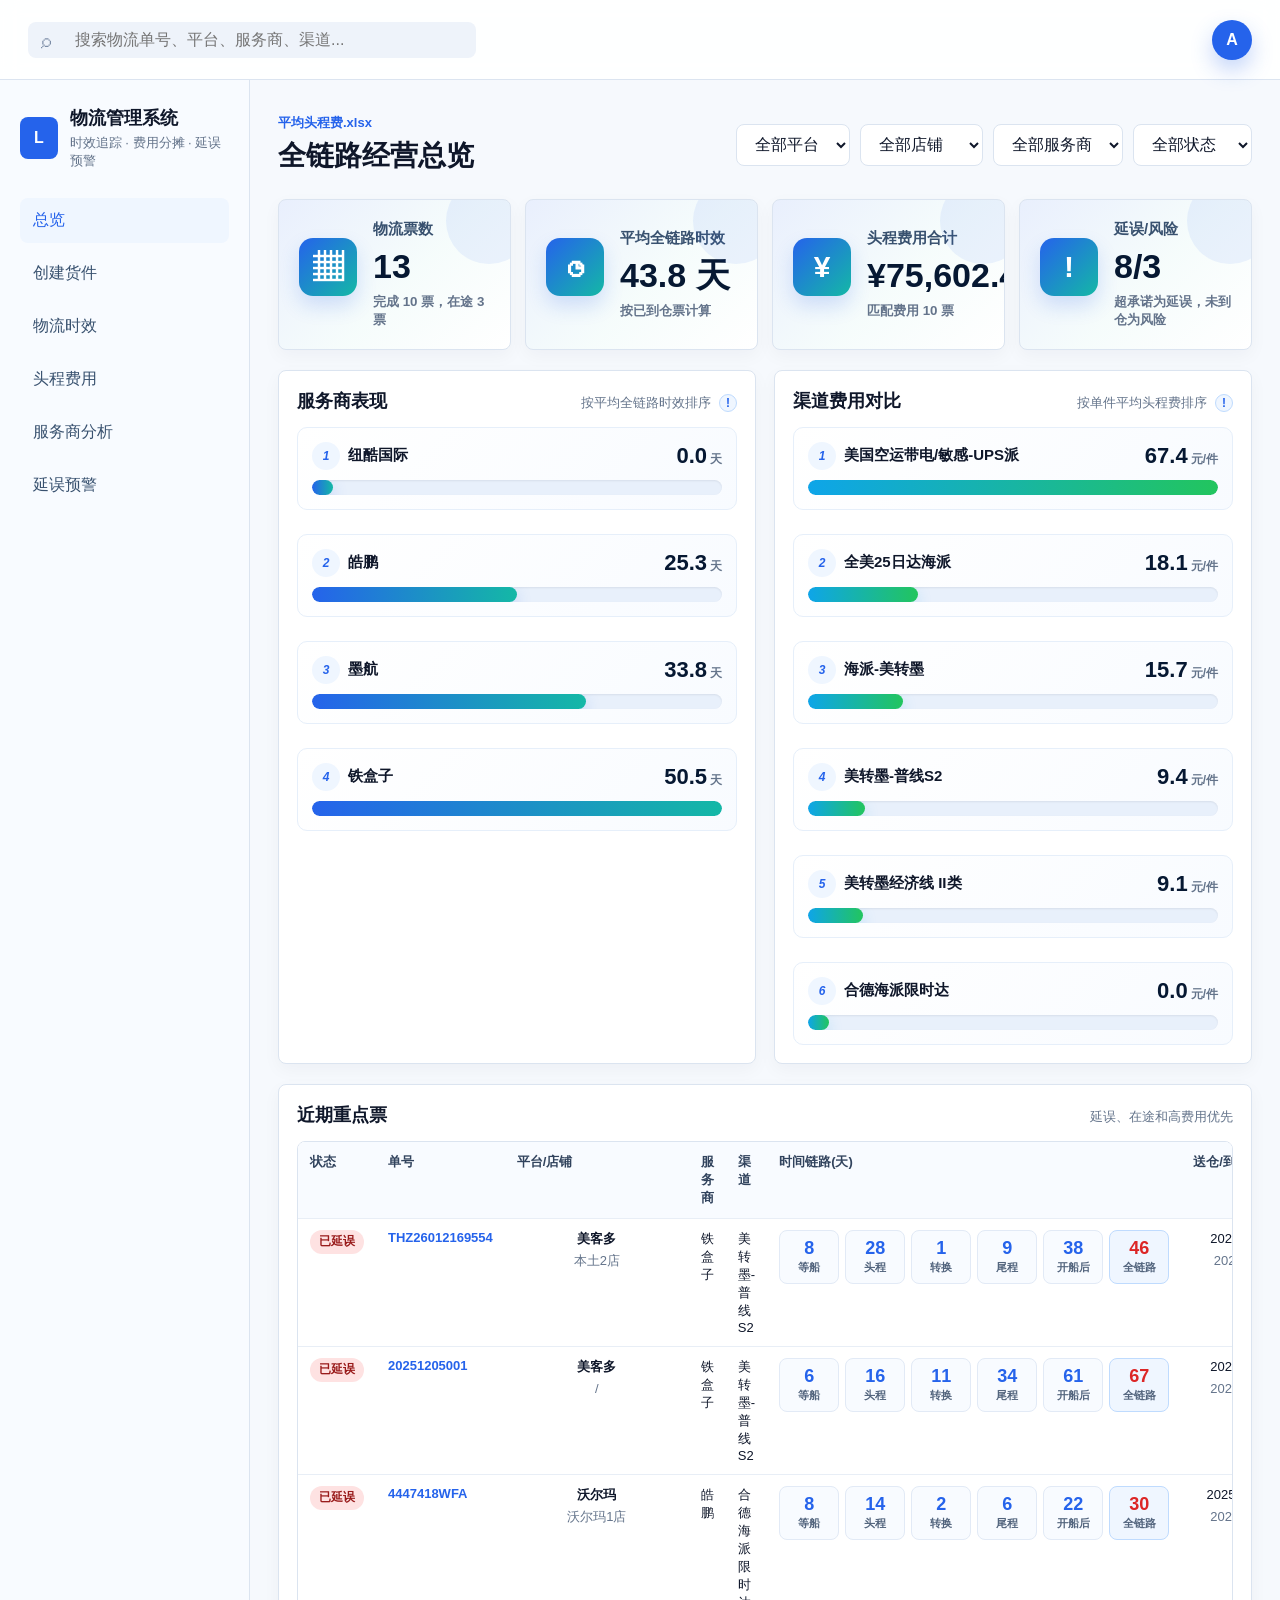
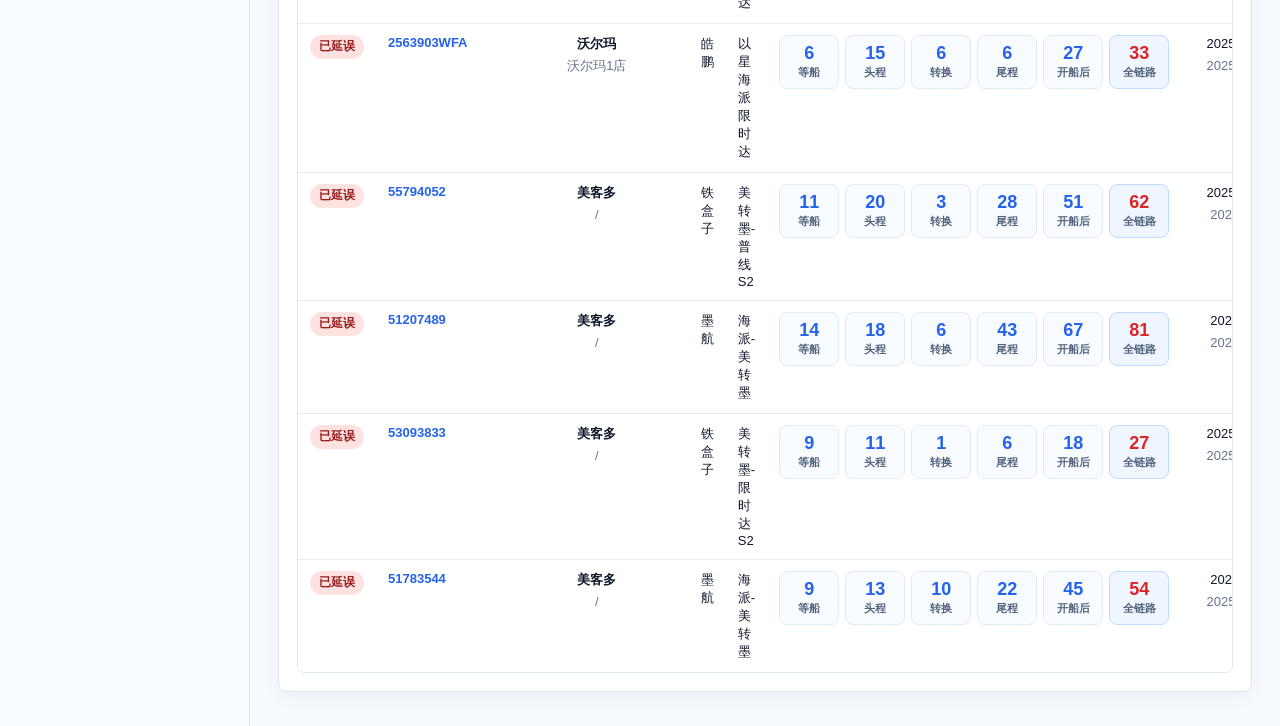
<file: index.html>
﻿<!doctype html>
<html lang="zh-CN">
  <head>
    <meta charset="UTF-8" />
    <meta name="viewport" content="width=device-width, initial-scale=1.0" />
    <title>物流时效与费用分摊系统</title>
    <link rel="stylesheet" href="./styles.css?v=202605110001" />
  </head>
  <body>
    <div class="shell">
      <header class="app-header">
        <div class="search-box">
          <span class="search-icon">⌕</span>
          <input id="global-search" type="search" placeholder="搜索物流单号、平台、服务商、渠道..." />
        </div>
        <div class="avatar">A</div>
      </header>

      <div class="layout">
        <aside class="sidebar">
          <div class="brand">
            <div class="brand-mark">L</div>
            <div>
              <h1>物流管理系统</h1>
              <p>时效追踪 · 费用分摊 · 延误预警</p>
            </div>
          </div>
          <nav class="nav">
            <button class="nav-btn active" data-view="dashboard">总览</button>
            <button class="nav-btn" data-view="create">创建货件</button>
            <button class="nav-btn" data-view="tracking">物流时效</button>
            <button class="nav-btn" data-view="costs">头程费用</button>
            <button class="nav-btn" data-view="providers">服务商分析</button>
            <button class="nav-btn" data-view="alerts">延误预警</button>
          </nav>
        </aside>

        <main class="main">
          <header class="page-head">
            <div>
              <p class="eyebrow">平均头程费.xlsx</p>
              <div class="title-row">
                <h2 id="view-title">全链路经营总览</h2>
                <button class="ghost-btn back-list-btn" type="button" id="back-to-list" data-view-target="tracking" hidden>返回</button>
              </div>
            </div>
            <div class="page-tools">
              <div class="filters">
                <select id="platform-filter" aria-label="平台筛选"></select>
                <select id="store-filter" aria-label="店铺筛选"></select>
                <select id="provider-filter" aria-label="服务商筛选"></select>
                <select id="status-filter" aria-label="状态筛选">
                  <option value="all">全部状态</option>
                  <option value="delayed">已延误</option>
                  <option value="risk">在途风险</option>
                  <option value="normal">正常/完成</option>
                </select>
              </div>
            </div>
          </header>

          <section id="dashboard" class="view active">
            <div class="kpi-grid" id="kpi-grid"></div>
            <div class="split">
              <section class="panel">
                <div class="panel-head"><h3>服务商表现</h3><span>按平均全链路时效排序 <button class="tip" type="button" aria-label="计算逻辑">!</button><em class="tip-pop">仅统计当前筛选下已到海外仓的货件；平均全链路时效 = 每票(海外仓到货日期 - 送仓日期)的平均值，数值越小代表越快。</em></span></div>
                <div id="provider-bars" class="bar-list"></div>
              </section>
              <section class="panel">
                <div class="panel-head"><h3>渠道费用对比</h3><span>按单件平均头程费排序 <button class="tip" type="button" aria-label="计算逻辑">!</button><em class="tip-pop">按当前货件逐票计算；单件平均头程费 = 单票总费用 / 单票总数量，再按渠道取平均值并从高到低展示。</em></span></div>
                <div id="channel-bars" class="bar-list"></div>
              </section>
            </div>
            <section class="panel">
              <div class="panel-head"><h3>近期重点票</h3><span>延误、在途和高费用优先</span></div>
              <div class="table-wrap"><table id="priority-table"></table></div>
            </section>
          </section>

          <section id="create" class="view">
            <div class="form-page">
              <div class="form-main">
                <form id="shipment-form">
                  <input name="recordId" type="hidden" />

                  <section class="form-panel">
                    <div class="section-title"><span>□</span><h3>基本信息</h3></div>
                    <div class="form-grid">
                      <label data-field-label="服务商">服务商 *<input name="provider" list="provider-options" placeholder="选择或输入服务商" required /></label>
                      <label data-field-label="物流渠道">物流渠道<input name="channel" list="channel-options" placeholder="选择或输入渠道" /></label>
                      <label data-field-label="物流商单号">物流商单号 *<input name="trackingNo" placeholder="请输入物流商单号" required /></label>
                      <label data-field-label="平台">平台 *<input name="platform" list="platform-options" placeholder="选择或输入平台" required /></label>
                      <label data-field-label="店铺">店铺<input name="store" list="store-options" placeholder="选择或输入店铺" /></label>
                      <label data-field-label="平台货件号">平台货件号<input name="platformShipmentNo" placeholder="请输入平台货件号" /></label>
                      <label data-field-label="下单日期">下单日期<input name="orderDate" type="text" data-date-input readonly placeholder="选择日期" /></label>
                      <label data-field-label="状态">状态
                        <select name="shipmentStatus">
                          <option value="在途">在途</option>
                          <option value="完成">完成</option>
                          <option value="延误">延误</option>
                        </select>
                      </label>
                    </div>
                  </section>

                  <section class="form-panel">
                    <div class="section-title"><span>▣</span><h3>时间节点</h3></div>
                    <div class="form-grid">
                      <label data-field-label="送仓日期">送仓日期<div class="date-control"><input name="warehouseDate" type="text" data-date-input readonly placeholder="选择日期" /><button type="button" data-clear="warehouseDate">×</button></div></label>
                      <label data-field-label="实际开船日期">实际开船日期<div class="date-control"><input name="departureDate" type="text" data-date-input readonly placeholder="选择日期" /><button type="button" data-clear="departureDate">×</button></div></label>
                      <label data-field-label="实际到港日期">实际到港日期<div class="date-control"><input name="portArrivalDate" type="text" data-date-input readonly placeholder="选择日期" /><button type="button" data-clear="portArrivalDate">×</button></div></label>
                      <label data-field-label="卡派时间">卡派时间<div class="date-control"><input name="truckDate" type="text" data-date-input readonly placeholder="选择日期" /><button type="button" data-clear="truckDate">×</button></div></label>
                      <label data-field-label="海外仓到货时间">海外仓到货时间<div class="date-control"><input name="overseasArrivalDate" type="text" data-date-input readonly placeholder="选择日期" /><button type="button" data-clear="overseasArrivalDate">×</button></div></label>
                      <label data-field-label="服务商承诺时效">服务商承诺时效<input name="promisedDays" type="number" min="0" step="1" placeholder="例如 40" /></label>
                    </div>
                  </section>

                  <section class="form-panel">
                    <div class="section-title"><span>◇</span><h3>货量与费用</h3></div>
                    <div class="form-grid">
                      <label data-field-label="送仓件数">送仓件数<input name="pieces" type="number" min="0" step="1" /></label>
                      <label data-field-label="总数量">总数量<input name="quantity" type="number" min="0" step="1" /></label>
                      <label data-field-label="体积(CBM)">体积(CBM)<input name="volume" type="number" min="0" step="0.001" /></label>
                      <label data-field-label="实重(KG)">实重(KG)<input name="weight" type="number" min="0" step="0.01" /></label>
                      <label data-field-label="费用(￥)">费用(￥)<input name="fee" type="number" min="0" step="0.01" /></label>
                      <label class="wide" data-field-label="备注">备注<textarea name="remark" rows="4" placeholder="填写异常原因、延误说明或跟进记录"></textarea></label>
                    </div>
                  </section>

                  <div class="form-actions">
                    <button class="ghost-btn" type="button" id="cancel-edit">取消编辑</button>
                    <button class="ghost-btn" type="reset">清空</button>
                    <button class="primary-btn" type="submit" id="save-btn">保存记录</button>
                  </div>
                </form>
              </div>

              <aside class="calc-panel">
                <h3>实时计算</h3>
                <div class="calc-list">
                  <div><span>等待开船天数</span><strong id="calc-wait">--</strong><small>Waiting for Departure</small></div>
                  <div><span>实际头程天数</span><strong id="calc-first">--</strong><small>Actual First Leg</small></div>
                  <div><span>转换天数</span><strong id="calc-transfer">--</strong><small>Transfer Days</small></div>
                  <div><span>尾程天数</span><strong id="calc-last">--</strong><small>Last Mile Days</small></div>
                  <div><span>开船-全链路</span><strong id="calc-from-departure">--</strong><small>From Departure</small></div>
                  <div><span>全链路时效</span><strong id="calc-total">--</strong><small>Total Full Chain</small></div>
                  <div><span>承诺差异</span><strong id="calc-diff">--</strong><small>Actual - Promise</small></div>
                </div>
              </aside>
            </div>

            <datalist id="platform-options"></datalist>
            <datalist id="provider-options"></datalist>
            <datalist id="store-options"></datalist>
            <datalist id="channel-options"></datalist>
          </section>

          <section id="tracking" class="view">
            <section class="panel">
              <div class="panel-head"><h3>物流时效追踪</h3><span>点击单号可进入编辑</span></div>
              <div class="table-wrap"><table id="tracking-table"></table></div>
            </section>
          </section>

          <section id="costs" class="view">
            <div class="kpi-grid compact" id="cost-kpis"></div>
            <section class="panel">
              <div class="panel-head"><h3>头程费用核算</h3><span>搜索单号会展示关联费用</span></div>
              <div class="table-wrap"><table id="cost-table"></table></div>
            </section>
          </section>

          <section id="providers" class="view">
            <section class="panel">
              <div class="panel-head"><h3>服务商表现分析</h3><span>搜索单号时自动聚焦关联服务商</span></div>
              <div class="table-wrap"><table id="provider-table"></table></div>
            </section>
          </section>

          <section id="alerts" class="view">
            <section class="panel warning-panel">
              <div class="panel-head"><h3>延误预警</h3><span>实际超承诺或在途超期</span></div>
              <div id="alert-list" class="alert-list"></div>
            </section>
          </section>
        </main>
      </div>
    </div>
    <script src="./app.js?v=202605110001"></script>
  </body>
</html>
</file>
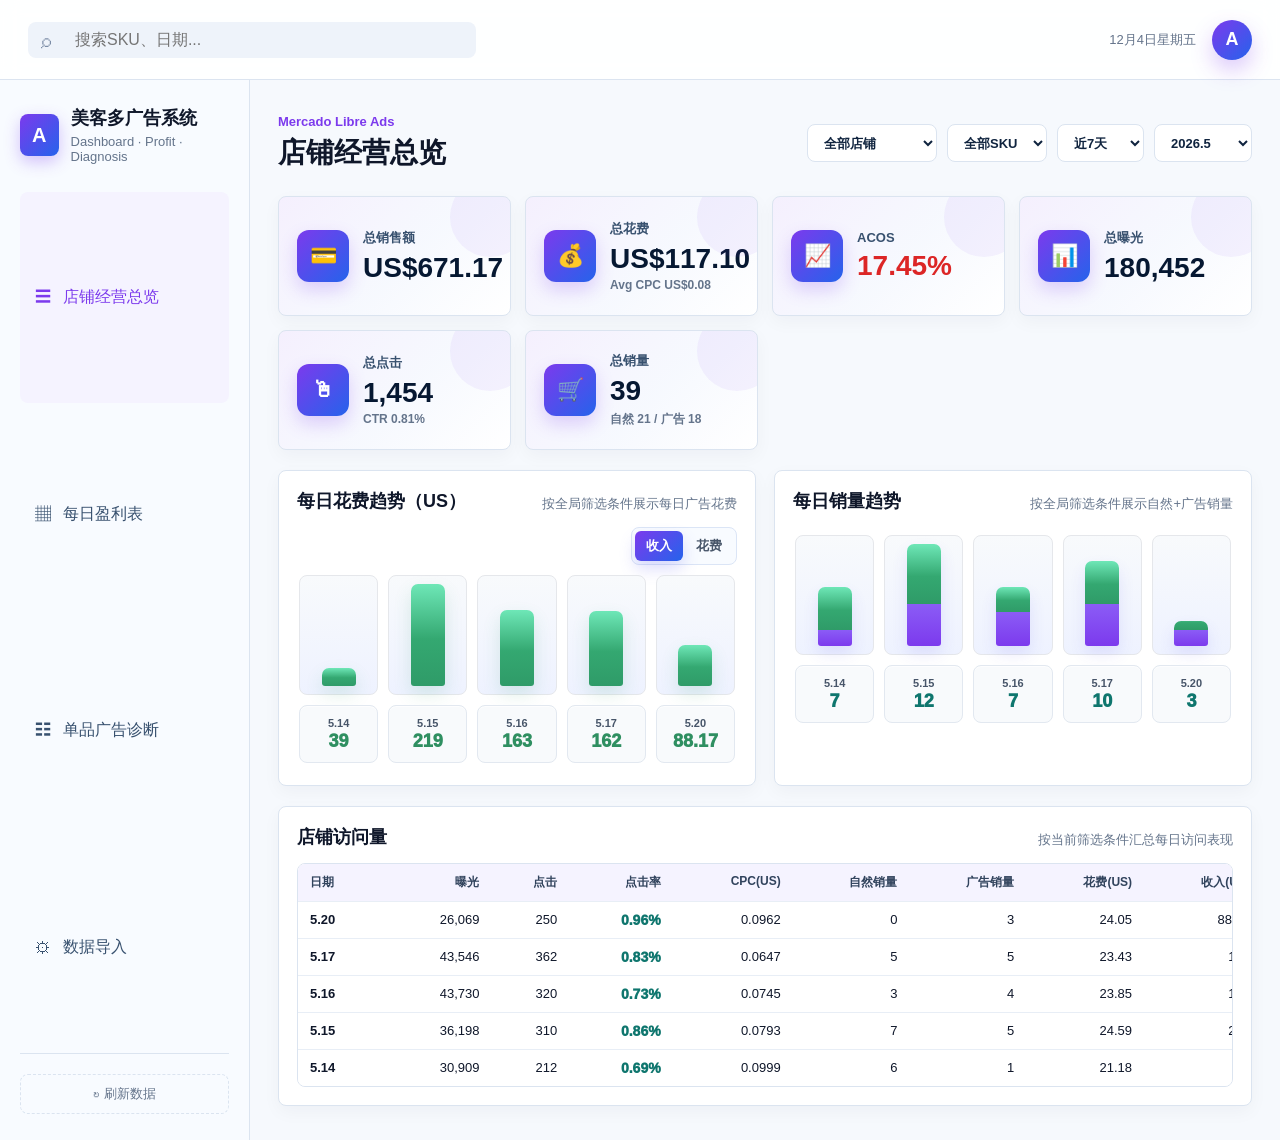
<file: ad-system.html>
﻿<!doctype html>
<html lang="zh-CN">
<head>
  <meta charset="UTF-8" />
  <meta name="viewport" content="width=device-width, initial-scale=1.0" />
  <title>&#x7F8E;&#x5BA2;&#x591A;&#x5E7F;&#x544A;&#x7BA1;&#x7406;&#x7CFB;&#x7EDF;</title>
  <link rel="stylesheet" href="./ad-system.css?v=2026051903" />
</head>
<body>
  <div class="shell">
    <header class="app-header">
      <div class="search-box">
        <span class="search-icon">&#x2315;</span>
        <input id="global-search" type="search" placeholder="&#x641C;&#x7D22;SKU&#x3001;&#x65E5;&#x671F;..." />
      </div>
      <div class="header-right">
        <span class="header-time" id="header-time"></span>
        <div class="avatar">A</div>
      </div>
    </header>

    <div class="layout">
      <aside class="sidebar">
        <div class="brand">
          <div class="brand-mark ad-mark">A</div>
          <div>
            <h1>&#x7F8E;&#x5BA2;&#x591A;&#x5E7F;&#x544A;&#x7CFB;&#x7EDF;</h1>
            <p>Dashboard &middot; Profit &middot; Diagnosis</p>
          </div>
        </div>
        <nav class="nav">
          <button class="nav-btn active" data-view="ad-dashboard"><span class="nav-icon">&#9776;</span> &#x5E97;&#x94FA;&#x7ECF;&#x8425;&#x603B;&#x89C8;</button>
          <button class="nav-btn" data-view="ad-profit"><span class="nav-icon">&#9638;</span> &#x6BCF;&#x65E5;&#x76C8;&#x5229;&#x8868;</button>
          <button class="nav-btn" data-view="ad-detail"><span class="nav-icon">&#9783;</span> &#x5355;&#x54C1;&#x5E7F;&#x544A;&#x8BCA;&#x65AD;</button>
          <button class="nav-btn" data-view="ad-manage"><span class="nav-icon">&#9881;</span> &#x6570;&#x636E;&#x5BFC;&#x5165;</button>
        </nav>
        <div class="sidebar-footer">
          <button class="refresh-btn" id="refresh-data" title="&#x5237;&#x65B0;&#x6570;&#x636E;">&#x21bb; &#x5237;&#x65B0;&#x6570;&#x636E;</button>
        </div>
      </aside>

      <main class="main">
        <header class="page-head">
          <div>
            <p class="eyebrow" id="page-eyebrow">Mercado Libre Ads</p>
            <h2 id="view-title">&#x5E97;&#x94FA;&#x7ECF;&#x8425;&#x603B;&#x89C8;</h2>
          </div>
          <div class="page-tools">
            <div class="filters ad-filters" id="ad-filters">
              <select id="filter-store" aria-label="&#x6309;&#x5E97;&#x94FA;"></select>
              <select id="filter-sku" aria-label="&#x6309;SKU"></select>
              <select id="filter-range" aria-label="&#x65F6;&#x95F4;&#x6BB5;">
                <option value="today">&#x4ECA;&#x65E5;</option>
                <option value="7" selected>&#x8FD1;7&#x5929;</option>
                <option value="15">&#x8FD1;15&#x5929;</option>
                <option value="30">30&#x5929;</option>
                <option value="recent30">&#x8FD1;30&#x5929;</option>
                <option value="month">&#x6309;&#x6708;&#x4EFD;</option>
                <option value="custom">&#x81EA;&#x5B9A;&#x4E49;</option>
              </select>
              <input id="filter-start" type="date" aria-label="&#x5F00;&#x59CB;&#x65E5;&#x671F;" hidden />
              <input id="filter-end" type="date" aria-label="&#x7ED3;&#x675F;&#x65E5;&#x671F;" hidden />
              <select id="filter-month" aria-label="&#x6309;&#x6708;&#x4EFD;"><option value="">&#x5168;&#x90E8;&#x6708;&#x4EFD;</option></select>
            </div>
          </div>
        </header>

        <section id="ad-dashboard" class="view active">
          <div class="kpi-grid" id="dashboard-kpis"></div>
          <div class="split">
            <section class="panel">
              <div class="panel-head"><h3>&#x6BCF;&#x65E5;&#x82B1;&#x8D39;&#x8D8B;&#x52BF;&#xFF08;US&#xFF09;</h3><span>&#x6309;&#x5168;&#x5C40;&#x7B5B;&#x9009;&#x6761;&#x4EF6;&#x5C55;&#x793A;&#x6BCF;&#x65E5;&#x5E7F;&#x544A;&#x82B1;&#x8D39;</span></div>
              <div id="sku-spend-chart" class="chart-area"></div>
            </section>
            <section class="panel">
              <div class="panel-head"><h3>&#x6BCF;&#x65E5;&#x9500;&#x91CF;&#x8D8B;&#x52BF;</h3><span>&#x6309;&#x5168;&#x5C40;&#x7B5B;&#x9009;&#x6761;&#x4EF6;&#x5C55;&#x793A;&#x81EA;&#x7136;+&#x5E7F;&#x544A;&#x9500;&#x91CF;</span></div>
              <div id="sku-sales-chart" class="chart-area"></div>
            </section>
          </div>
          <section class="panel">
            <div class="panel-head"><h3>&#x5E97;&#x94FA;&#x8BBF;&#x95EE;&#x91CF;</h3><span>&#x6309;&#x5F53;&#x524D;&#x7B5B;&#x9009;&#x6761;&#x4EF6;&#x6C47;&#x603B;&#x6BCF;&#x65E5;&#x8BBF;&#x95EE;&#x8868;&#x73B0;</span></div>
            <div class="table-wrap"><table id="latest-table"></table></div>
          </section>
        </section>

        <section id="ad-profit" class="view">
          <div class="kpi-grid compact" id="profit-kpis"></div>
          <div class="split profit-visuals">
            <section class="panel">
              <div class="panel-head profit-trend-head">
                <div><h3>&#x5F53;&#x6708;&#x76C8;&#x5229;&#x8D8B;&#x52BF;</h3><span id="profit-chart-note">&#x6309;SKU&#x6C47;&#x603B;&#x5C55;&#x793A;&#x4ECA;&#x65E5;&#x76C8;&#x4E8F;(US)</span></div>
                <div class="segmented-toggle" id="profit-chart-toggle" aria-label="profit chart mode">
                  <button type="button" data-mode="summary" class="active">&#x6C47;&#x603B;</button>
                  <button type="button" data-mode="detail">&#x660E;&#x7EC6;</button>
                </div>
              </div>
              <div id="profit-chart" class="chart-area trend-chart"></div>
            </section>
            <section class="panel">
              <div class="panel-head"><h3>TOP10&#x76C8;&#x5229;SKU</h3><span>&#x6309;&#x76C8;&#x5229;&#x91D1;&#x989D;&#x6392;&#x5E8F;(US)</span></div>
              <div id="profit-top-chart" class="chart-area trend-chart"></div>
            </section>
          </div>
          <section class="panel full-width">
            <div class="panel-head"><h3>&#x6BCF;&#x65E5;&#x76C8;&#x5229;&#x660E;&#x7EC6;</h3><span>&#x53CC;&#x51FB;&#x5355;&#x4EF6;&#x5229;&#x6DA6;&#x53EF;&#x624B;&#x52A8;&#x4FEE;&#x6B63;</span></div>
            <div class="table-wrap detail-table-wrap"><table id="profit-table"></table></div>
          </section>
        </section>

        <section id="ad-detail" class="view">
          <div class="detail-toolbar"><div class="sku-tabs" id="sku-tabs"></div><div class="month-tabs" id="detail-month-tabs"></div></div>
          <section class="panel full-width"><div class="table-wrap detail-table-wrap"><table id="detail-table"></table></div></section>
        </section>

        <section id="ad-weekly" class="view">
          <div class="weekly-toolbar"><div class="sku-tabs" id="weekly-sku-tabs"></div><div class="month-tabs" id="weekly-month-tabs"></div></div>
          <div class="kpi-grid compact" id="weekly-kpis"></div>
          <section class="panel"><div class="panel-head"><h3>&#x81EA;&#x7136;&#x5468;&#x6C47;&#x603B;</h3><span>&#x66DD;&#x5149;/&#x70B9;&#x51FB;/&#x82B1;&#x8D39;&#x6309;&#x5929;&#x53D8;&#x5316;</span></div><div class="table-wrap"><table id="weekly-table"></table></div></section>
          <section class="panel"><div class="panel-head"><h3>&#x6BCF;&#x65E5;&#x8D8B;&#x52BF;</h3><span>&#x66DD;&#x5149;/&#x70B9;&#x51FB;/&#x82B1;&#x8D39;&#x6309;&#x5929;&#x53D8;&#x5316;</span></div><div id="trend-chart" class="chart-area trend-chart"></div></section>
        </section>

        <section id="ad-manage" class="view">
          <div class="manage-actions">
            <div class="action-card"><h4>Excel&#x5BFC;&#x5165;</h4><p>&#x4ECE;&#x5E7F;&#x544A;&#x6570;&#x636E;Excel&#x6587;&#x4EF6;&#x5BFC;&#x5165;&#x5230;&#x6570;&#x636E;&#x5E93;</p><div class="import-row"><input type="text" id="import-path" placeholder="Excel&#x6587;&#x4EF6;&#x8DEF;&#x5F84;" /><button class="browse-btn" id="btn-browse" type="button">&#128194; &#x6D4F;&#x89C8;</button></div><input type="file" id="import-file" accept=".xlsx,.xls" style="display:none" /><button class="primary-btn" id="btn-import">&#x5BFC;&#x5165;&#x6570;&#x636E;</button></div>
            <div class="action-card"><h4>Excel&#x5BFC;&#x51FA;</h4><p>&#x5BFC;&#x51FA;&#x6307;&#x5B9A;&#x6708;&#x4EFD;&#x7684;&#x5E7F;&#x544A;&#x6570;&#x636E;</p><select id="export-month"></select><button class="primary-btn" id="btn-export">&#x5BFC;&#x51FA;&#x6570;&#x636E;</button></div>
            <div class="action-card"><h4>&#x91CD;&#x7B97;&#x5468;&#x6C47;&#x603B;</h4><p>&#x6839;&#x636E;&#x6BCF;&#x65E5;&#x6570;&#x636E;&#x91CD;&#x65B0;&#x8BA1;&#x7B97;</p><select id="calc-month"></select><button class="primary-btn" id="btn-calc">&#x91CD;&#x65B0;&#x8BA1;&#x7B97;</button></div>
          </div>
          <section class="panel"><div class="panel-head"><h3>&#x6309;&#x578B;&#x53F7;&#x67E5;&#x770B;&#x5BFC;&#x5165;&#x6570;&#x636E;</h3><span id="data-count">&#x5171; 0 &#x6761;&#x8BB0;&#x5F55;</span></div><div class="detail-toolbar"><div class="sku-tabs" id="manage-sku-tabs"></div><div class="month-tabs" id="manage-month-tabs"></div></div><div class="table-wrap detail-table-wrap"><table id="manage-table"></table></div></section>
        </section>
      </main>
    </div>
  </div>

  <div id="toast" class="toast hidden"></div>
  <script src="./ad-system.js?v=2026051903"></script>
</body>
</html>
</file>
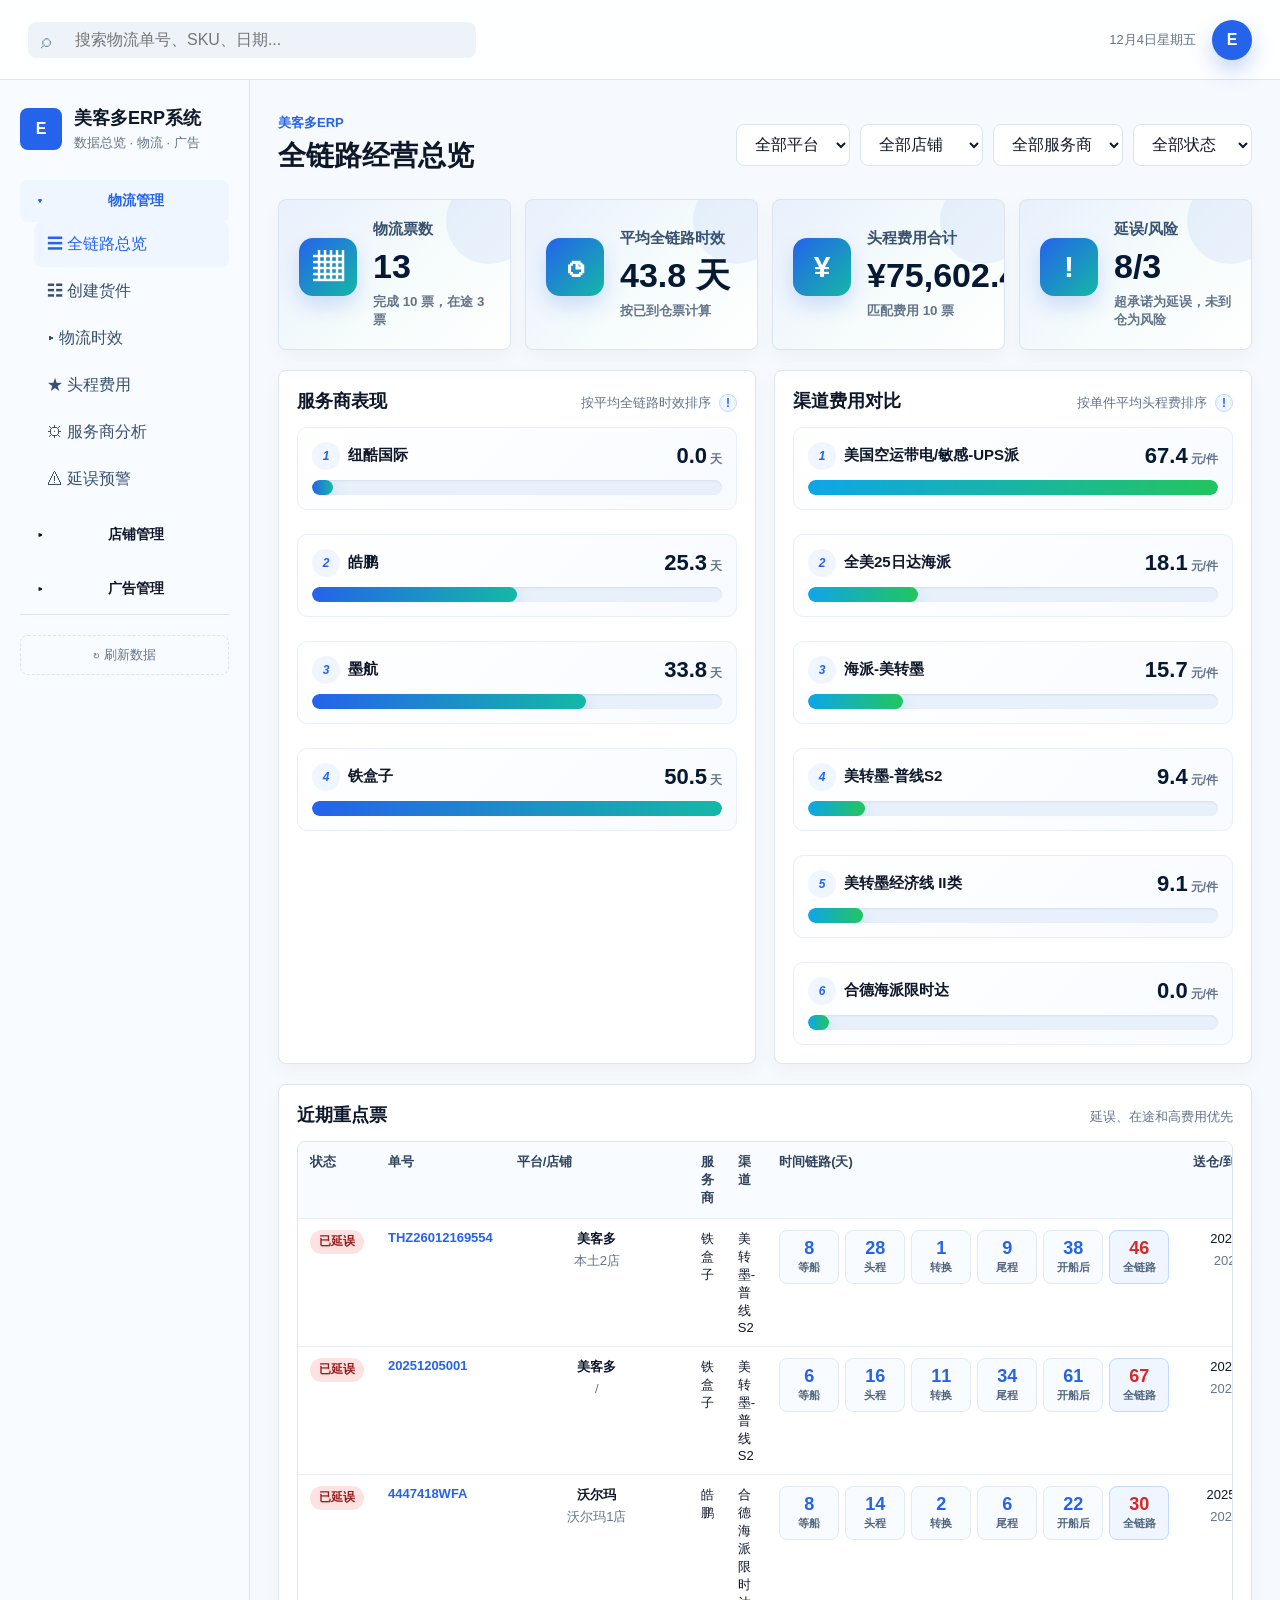
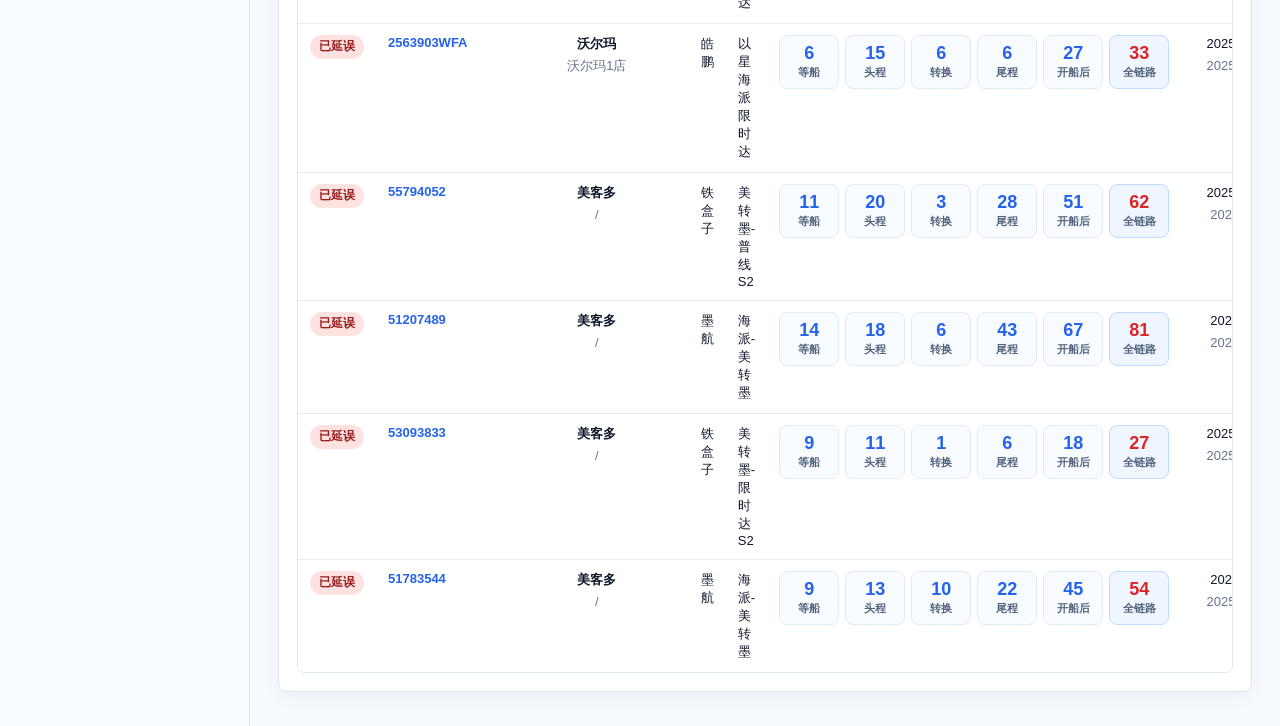
<file: erp.html>
﻿<!doctype html>
<html lang="zh-CN">
<head>
  <meta charset="UTF-8" />
  <meta name="viewport" content="width=device-width, initial-scale=1.0" />
  <title>美客多ERP系统</title>
  <link rel="stylesheet" href="./styles.css?v=202605110001" />
  <link rel="stylesheet" href="./erp.css" />
</head>
<body>
  <div class="shell">
    <!-- 顶部栏 -->
    <header class="app-header">
      <div class="search-box">
        <span class="search-icon">&#x2315;</span>
        <input id="global-search" type="search" placeholder="搜索物流单号、SKU、日期..." />
      </div>
      <div class="header-right">
        <span class="header-time" id="header-time"></span>
        <div class="avatar" id="header-avatar">E</div>
      </div>
    </header>

    <div class="layout">
      <!-- 统一侧边栏 -->
      <aside class="sidebar">
        <div class="brand">
          <div class="brand-mark">E</div>
          <div>
            <h1>美客多ERP系统</h1>
            <p>数据总览 &middot; 物流 &middot; 广告</p>
          </div>
        </div>
        <nav class="nav">
          <div class="nav-group" data-group="logistics">
            <button class="nav-group-toggle" data-group="logistics">
              <span class="nav-group-arrow">&#9656;</span>
              <span class="nav-group-text">物流管理</span>
            </button>
            <div class="nav-group-items collapsed">
              <button class="nav-btn active" data-view="dashboard">
                <span class="nav-icon">&#9776;</span> 全链路总览
              </button>
              <button class="nav-btn" data-view="create">
                <span class="nav-icon">&#9783;</span> 创建货件
              </button>
              <button class="nav-btn" data-view="tracking">
                <span class="nav-icon">&#9656;</span> 物流时效
              </button>
              <button class="nav-btn" data-view="costs">
                <span class="nav-icon">&#9733;</span> 头程费用
              </button>
              <button class="nav-btn" data-view="providers">
                <span class="nav-icon">&#9881;</span> 服务商分析
              </button>
              <button class="nav-btn" data-view="alerts">
                <span class="nav-icon">&#9888;</span> 延误预警
              </button>
            </div>
          </div>
          <div class="nav-group" data-group="store">
            <button class="nav-group-toggle" data-group="store">
              <span class="nav-group-arrow">&#9656;</span>
              <span class="nav-group-text">店铺管理</span>
            </button>
            <div class="nav-group-items collapsed">
              <a class="nav-btn" href="./store.html" style="text-decoration:none">
                <span class="nav-icon">&#127974;</span> 店铺管理
              </a>
            </div>
          </div>
          <div class="nav-group" data-group="ads">
            <button class="nav-group-toggle" data-group="ads">
              <span class="nav-group-arrow">&#9656;</span>
              <span class="nav-group-text">广告管理</span>
            </button>
            <div class="nav-group-items collapsed">
              <button class="nav-btn ad-nav-btn" data-view="ad-dashboard">
                <span class="nav-icon">&#9776;</span> &#24215;&#38138;&#32463;&#33829;&#24635;&#35272;
              </button>
              <button class="nav-btn ad-nav-btn" data-view="ad-profit">
                <span class="nav-icon">&#9638;</span> &#27599;&#26085;&#30408;&#21033;&#34920;
              </button>
              <button class="nav-btn ad-nav-btn" data-view="ad-detail">
                <span class="nav-icon">&#9783;</span> &#21333;&#21697;&#24191;&#21578;&#35786;&#26029;
              </button>
              <button class="nav-btn ad-nav-btn" data-view="ad-manage">
                <span class="nav-icon">&#9881;</span> &#25968;&#25454;&#23548;&#20837;
              </button>



            </div>
          </div>
        </nav>
        <div class="sidebar-footer">
          <button class="refresh-btn" id="refresh-data" title="刷新数据">&#x21bb; 刷新数据</button>
        </div>
      </aside>

      <!-- 主内容区 -->
      <main class="main">
        <header class="page-head">
          <div>
            <p class="eyebrow" id="page-eyebrow">美客多ERP</p>
            <div class="title-row">
              <h2 id="view-title">全链路经营总览</h2>
              <button class="ghost-btn back-list-btn" type="button" id="back-to-list" data-view-target="tracking" hidden>返回</button>
            </div>
          </div>
          <div class="page-tools" id="page-tools">
            <!-- 物流筛选器 -->
            <div class="filters logistics-filters" id="logistics-filters">
              <select id="platform-filter" aria-label="平台筛选"></select>
              <select id="store-filter" aria-label="店铺筛选"></select>
              <select id="provider-filter" aria-label="服务商筛选"></select>
              <select id="status-filter" aria-label="状态筛选">
                <option value="all">全部状态</option>
                <option value="delayed">已延误</option>
                <option value="risk">在途风险</option>
                <option value="normal">正常/完成</option>
              </select>
            </div>
            <!-- 广告筛选器 -->
            <div class="filters ad-filters" id="ad-filters" style="display:none">
              <select id="filter-store" aria-label="按店铺"></select>
              <select id="filter-sku" aria-label="按SKU"></select>
              <select id="filter-range" aria-label="时间段">
                <option value="today">今日</option>
                <option value="7" selected>近7天</option>
                <option value="15">近15天</option>
                <option value="30">30天</option>
                <option value="recent30">近30天</option>
                <option value="month">按月份</option>
                <option value="custom">自定义</option>
              </select>
              <input id="filter-start" type="date" aria-label="开始日期" hidden />
              <input id="filter-end" type="date" aria-label="结束日期" hidden />
              <select id="filter-month" aria-label="按月份">
                <option value="">全部月份</option>
              </select>
            </div>
          </div>
        </header>

        <!-- ═══ 物流模块 ═══ -->
        <section id="dashboard" class="view logistics-module active">
          <div class="kpi-grid" id="kpi-grid"></div>
          <div class="split">
            <section class="panel">
              <div class="panel-head"><h3>服务商表现</h3><span>按平均全链路时效排序 <button class="tip" type="button" aria-label="计算逻辑">!</button><em class="tip-pop">仅统计当前筛选下已到海外仓的货件；平均全链路时效 = 每票(海外仓到货日期 - 送仓日期)的平均值，数值越小代表越快。</em></span></div>
              <div id="provider-bars" class="bar-list"></div>
            </section>
            <section class="panel">
              <div class="panel-head"><h3>渠道费用对比</h3><span>按单件平均头程费排序 <button class="tip" type="button" aria-label="计算逻辑">!</button><em class="tip-pop">按当前货件逐票计算；单件平均头程费 = 单票总费用 / 单票总数量，再按渠道取平均值并从高到低展示。</em></span></div>
              <div id="channel-bars" class="bar-list"></div>
            </section>
          </div>
          <section class="panel">
            <div class="panel-head"><h3>近期重点票</h3><span>延误、在途和高费用优先</span></div>
            <div class="table-wrap"><table id="priority-table"></table></div>
          </section>
        </section>

        <section id="create" class="view logistics-module">
          <div class="form-page">
            <div class="form-main">
              <form id="shipment-form">
                <input name="recordId" type="hidden" />
                <section class="form-panel">
                  <div class="section-title"><span>&#9633;</span><h3>基本信息</h3></div>
                  <div class="form-grid">
                    <label data-field-label="服务商">服务商 *<input name="provider" list="provider-options" placeholder="选择或输入服务商" required /></label>
                    <label data-field-label="物流渠道">物流渠道<input name="channel" list="channel-options" placeholder="选择或输入渠道" /></label>
                    <label data-field-label="物流商单号">物流商单号 *<input name="trackingNo" placeholder="请输入物流商单号" required /></label>
                    <label data-field-label="平台">平台 *<input name="platform" list="platform-options" placeholder="选择或输入平台" required /></label>
                    <label data-field-label="店铺">店铺<input name="store" list="store-options" placeholder="选择或输入店铺" /></label>
                    <label data-field-label="平台货件号">平台货件号<input name="platformShipmentNo" placeholder="请输入平台货件号" /></label>
                    <label data-field-label="下单日期">下单日期<input name="orderDate" type="text" data-date-input readonly placeholder="选择日期" /></label>
                    <label data-field-label="状态">状态
                      <select name="shipmentStatus">
                        <option value="在途">在途</option>
                        <option value="完成">完成</option>
                        <option value="延误">延误</option>
                      </select>
                    </label>
                  </div>
                </section>
                <section class="form-panel">
                  <div class="section-title"><span>&#9632;</span><h3>时间节点</h3></div>
                  <div class="form-grid">
                    <label data-field-label="送仓日期">送仓日期<div class="date-control"><input name="warehouseDate" type="text" data-date-input readonly placeholder="选择日期" /><button type="button" data-clear="warehouseDate">&times;</button></div></label>
                    <label data-field-label="实际开船日期">实际开船日期<div class="date-control"><input name="departureDate" type="text" data-date-input readonly placeholder="选择日期" /><button type="button" data-clear="departureDate">&times;</button></div></label>
                    <label data-field-label="实际到港日期">实际到港日期<div class="date-control"><input name="portArrivalDate" type="text" data-date-input readonly placeholder="选择日期" /><button type="button" data-clear="portArrivalDate">&times;</button></div></label>
                    <label data-field-label="卡派时间">卡派时间<div class="date-control"><input name="truckDate" type="text" data-date-input readonly placeholder="选择日期" /><button type="button" data-clear="truckDate">&times;</button></div></label>
                    <label data-field-label="海外仓到货时间">海外仓到货时间<div class="date-control"><input name="overseasArrivalDate" type="text" data-date-input readonly placeholder="选择日期" /><button type="button" data-clear="overseasArrivalDate">&times;</button></div></label>
                    <label data-field-label="服务商承诺时效">服务商承诺时效<input name="promisedDays" type="number" min="0" step="1" placeholder="例如 40" /></label>
                  </div>
                </section>
                <section class="form-panel">
                  <div class="section-title"><span>&#9670;</span><h3>货量与费用</h3></div>
                  <div class="form-grid">
                    <label data-field-label="送仓件数">送仓件数<input name="pieces" type="number" min="0" step="1" /></label>
                    <label data-field-label="总数量">总数量<input name="quantity" type="number" min="0" step="1" /></label>
                    <label data-field-label="体积(CBM)">体积(CBM)<input name="volume" type="number" min="0" step="0.001" /></label>
                    <label data-field-label="实重(KG)">实重(KG)<input name="weight" type="number" min="0" step="0.01" /></label>
                    <label data-field-label="费用(￥)">费用(￥)<input name="fee" type="number" min="0" step="0.01" /></label>
                    <label class="wide" data-field-label="备注">备注<textarea name="remark" rows="4" placeholder="填写异常原因、延误说明或跟进记录"></textarea></label>
                  </div>
                </section>
                <div class="form-actions">
                  <button class="ghost-btn" type="button" id="cancel-edit">取消编辑</button>
                  <button class="ghost-btn" type="reset">清空</button>
                  <button class="primary-btn" type="submit" id="save-btn">保存记录</button>
                </div>
              </form>
            </div>
            <aside class="calc-panel">
              <h3>实时计算</h3>
              <div class="calc-list">
                <div><span>等待开船天数</span><strong id="calc-wait">--</strong><small>Waiting for Departure</small></div>
                <div><span>实际头程天数</span><strong id="calc-first">--</strong><small>Actual First Leg</small></div>
                <div><span>转换天数</span><strong id="calc-transfer">--</strong><small>Transfer Days</small></div>
                <div><span>尾程天数</span><strong id="calc-last">--</strong><small>Last Mile Days</small></div>
                <div><span>开船-全链路</span><strong id="calc-from-departure">--</strong><small>From Departure</small></div>
                <div><span>全链路时效</span><strong id="calc-total">--</strong><small>Total Full Chain</small></div>
                <div><span>承诺差异</span><strong id="calc-diff">--</strong><small>Actual - Promise</small></div>
              </div>
            </aside>
          </div>
          <datalist id="platform-options"></datalist>
          <datalist id="provider-options"></datalist>
          <datalist id="store-options"></datalist>
          <datalist id="channel-options"></datalist>
        </section>

        <section id="tracking" class="view logistics-module">
          <section class="panel">
            <div class="panel-head"><h3>物流时效追踪</h3><span>点击单号可进入编辑</span></div>
            <div class="table-wrap"><table id="tracking-table"></table></div>
          </section>
        </section>

        <section id="costs" class="view logistics-module">
          <div class="kpi-grid compact" id="cost-kpis"></div>
          <section class="panel">
            <div class="panel-head"><h3>头程费用核算</h3><span>搜索单号会展示关联费用</span></div>
            <div class="table-wrap"><table id="cost-table"></table></div>
          </section>
        </section>

        <section id="providers" class="view logistics-module">
          <section class="panel">
            <div class="panel-head"><h3>服务商表现分析</h3><span>搜索单号时自动聚焦关联服务商</span></div>
            <div class="table-wrap"><table id="provider-table"></table></div>
          </section>
        </section>

        <section id="alerts" class="view logistics-module">
          <section class="panel warning-panel">
            <div class="panel-head"><h3>延误预警</h3><span>实际超承诺或在途超期</span></div>
            <div id="alert-list" class="alert-list"></div>
          </section>
        </section>

        <!-- ═══ 广告模块 ═══ -->
        <div class="ad-module" id="ad-module">
          <!-- 视图1：广告总览 -->
          <section id="ad-dashboard" class="view">
            <div class="kpi-grid" id="dashboard-kpis"></div>
            <div class="split">
              <section class="panel">
                <div class="panel-head chart-panel-head"><div class="panel-title-copy"><h3>&#x6BCF;&#x65E5;&#x82B1;&#x8D39;&#x8D8B;&#x52BF;&#xFF08;US&#xFF09;</h3><p class="panel-subtitle">&#x6309;&#x5168;&#x5C40;&#x7B5B;&#x9009;&#x6761;&#x4EF6;&#x5C55;&#x793A;&#x6BCF;&#x65E5;&#x5E7F;&#x544A;&#x82B1;&#x8D39;</p></div><div id="sku-spend-toggle" class="chart-head-actions"></div></div>
                <div id="sku-spend-chart" class="chart-area"></div>
              </section>
              <section class="panel">
                <div class="panel-head chart-panel-head"><div class="panel-title-copy"><h3>&#x6BCF;&#x65E5;&#x9500;&#x91CF;&#x8D8B;&#x52BF;</h3><p class="panel-subtitle">&#x6309;&#x5168;&#x5C40;&#x7B5B;&#x9009;&#x6761;&#x4EF6;&#x5C55;&#x793A;&#x81EA;&#x7136;+&#x5E7F;&#x544A;&#x9500;&#x91CF;</p></div></div>
                <div id="sku-sales-chart" class="chart-area"></div>
              </section>
            </div>
            <section class="panel">
              <div class="panel-head"><h3>店铺访问量</h3><span>按当前筛选条件汇总每日访问表现</span></div>
              <div class="table-wrap"><table id="latest-table"></table></div>
            </section>
          </section>

          <!-- 视图2：每日盈利表 -->
          <section id="ad-profit" class="view">
            <div class="kpi-grid compact" id="profit-kpis"></div>
            <div class="split profit-visuals">
              <section class="panel">
                <div class="panel-head profit-trend-head">
                  <div><h3>&#x5F53;&#x6708;&#x76C8;&#x5229;&#x8D8B;&#x52BF;</h3><span id="profit-chart-note">&#x6309;SKU&#x6C47;&#x603B;&#x5C55;&#x793A;&#x4ECA;&#x65E5;&#x76C8;&#x4E8F;(US)</span></div>
                  <div class="segmented-toggle" id="profit-chart-toggle" aria-label="profit chart mode">
                    <button type="button" data-mode="summary" class="active">&#x6C47;&#x603B;</button>
                    <button type="button" data-mode="detail">&#x660E;&#x7EC6;</button>
                  </div>
                </div>
                <div id="profit-chart" class="chart-area trend-chart"></div>
              </section>
              <section class="panel">
                <div class="panel-head"><h3>TOP10&#x76C8;&#x5229;SKU</h3><span>&#x6309;&#x76C8;&#x5229;&#x91D1;&#x989D;&#x6392;&#x5E8F;(US)</span></div>
                <div id="profit-top-chart" class="chart-area trend-chart"></div>
              </section>
            </div>
            <section class="panel full-width">
              <div class="panel-head"><h3>&#x6BCF;&#x65E5;&#x76C8;&#x5229;&#x660E;&#x7EC6;</h3><span>&#x53CC;&#x51FB;&#x5355;&#x4EF6;&#x5229;&#x6DA6;&#x53EF;&#x624B;&#x52A8;&#x4FEE;&#x6B63;&#xFF1B;&#x603B;&#x8BA2;&#x5355;&#x91CF;&#x6765;&#x81EA;&#x5F53;&#x5929;&#x81EA;&#x7136;&#x9500;&#x91CF; + &#x5E7F;&#x544A;&#x9500;&#x91CF;</span></div>
              <div class="table-wrap detail-table-wrap">
                <table id="profit-table"></table>
              </div>
            </section>
          </section>

          <!-- 视图2：单品广告诊断（API同步数据） -->
          <section id="ad-detail" class="view">
            <div class="kpi-grid compact" id="ad-detail-kpis"></div>
            <section class="panel full-width">
              <div class="panel-head"><h3>单品广告明细</h3><span>来自 Mercado Ads API 同步数据 &middot; 点击表头可排序</span></div>
              <!-- 筛选工具栏 -->
              <div class="detail-toolbar" id="adr-toolbar">
                <select id="adr-filter-store" aria-label="店铺筛选">
                  <option value="">全部店铺</option>
                </select>
                <select id="adr-filter-sku" aria-label="SKU筛选">
                  <option value="">全部SKU</option>
                </select>
                <input id="adr-filter-start" type="date" aria-label="开始日期" />
                <input id="adr-filter-end" type="date" aria-label="结束日期" />
                <button class="ghost-btn" id="adr-reset-filter" type="button">重置</button>
                <span id="adr-record-count" style="color:var(--muted);margin-left:auto;font-size:13px"></span>
              </div>
              <div class="table-wrap detail-table-wrap">
                <table id="ad-records-table">
                  <thead>
                    <tr>
                      <th data-sort="date">日期 &#8595;</th>
                      <th data-sort="site">站点</th>
                      <th data-sort="store">店铺</th>
                      <th data-sort="product_sku">SKU</th>
                      <th>商品名称</th>
                      <th data-sort="impressions">曝光</th>
                      <th data-sort="clicks">点击</th>
                      <th>CTR</th>
                      <th>CPC($)</th>
                      <th data-sort="spend">花费($)</th>
                      <th data-sort="orders">订单</th>
                      <th data-sort="sales">销售额($)</th>
                      <th>ACOS</th>
                    </tr>
                  </thead>
                  <tbody id="ad-records-tbody">
                    <tr><td colspan="13" style="text-align:center;color:var(--muted);padding:32px">加载中...</td></tr>
                  </tbody>
                </table>
              </div>
            </section>
          </section>

          <!-- 视图3：周报分析 -->
          <section id="ad-weekly" class="view">
            <div class="weekly-toolbar">
              <div class="sku-tabs" id="weekly-sku-tabs"></div>
              <div class="month-tabs" id="weekly-month-tabs"></div>
            </div>
            <div class="kpi-grid compact" id="weekly-kpis"></div>
            <section class="panel">
              <div class="panel-head"><h3>自然周汇总</h3><span>周销量=自然+广告 &middot; 周预算=花费总和 &middot; 周ACOS=预算/销售额</span></div>
              <div class="table-wrap"><table id="weekly-table"></table></div>
            </section>
            <section class="panel">
              <div class="panel-head"><h3>每日趋势</h3><span>曝光/点击/花费按天变化</span></div>
              <div id="trend-chart" class="chart-area trend-chart"></div>
            </section>
          </section>

          <!-- 视图4：数据管理 -->
          <section id="ad-manage" class="view">
            <div class="manage-actions">
              <div class="action-card">
                <h4>Excel导入</h4>
                <p>从广告数据Excel文件导入到数据库</p>
                <div class="import-row">
                  <input type="text" id="import-path" placeholder="Excel文件路径" / value="D:\骞冲彴\缇庡澶?璺ㄥ\骞垮憡\2026.05缇庡澶氬箍鍛婃暟鎹?.xlsx">
                  <button class="browse-btn" id="btn-browse" type="button">&#128194; 浏览</button>
                </div>
                <input type="file" id="import-file" accept=".xlsx,.xls" style="display:none" />
                <button class="primary-btn" id="btn-import">导入数据</button>
              </div>
              <div class="action-card">
                <h4>Excel导出</h4>
                <p>导出指定月份的广告数据为Excel</p>
                <select id="export-month"></select>
                <button class="primary-btn" id="btn-export">导出数据</button>
              </div>
              <div class="action-card">
                <h4>重算周汇总</h4>
                <p>根据每日数据重新计算自然周汇总</p>
                <select id="calc-month"></select>
                <button class="primary-btn" id="btn-calc">重新计算</button>
              </div>
            </div>
            <section class="panel">
              <div class="panel-head"><h3>按型号查看导入数据</h3><span id="data-count">共 0 条记录</span></div>
              <div class="detail-toolbar">
                <div class="sku-tabs" id="manage-sku-tabs"></div>
                <div class="month-tabs" id="manage-month-tabs"></div>
              </div>
              <div class="table-wrap detail-table-wrap"><table id="manage-table"></table></div>
            </section>
          </section>
        </div>

      </main>
    </div>
  </div>

  <!-- Toast通知 -->
  <div id="toast" class="toast hidden"></div>

  <!-- 物流系统JS（不修改）-->
  <script src="./app.js?v=202605110001"></script>
  <!-- 统一适配层 -->
  <script src="./erp.js?v=2026051904"></script>
  <!-- 单品广告诊断（ad_records）独立渲染 -->
  <script>
  (function() {
    'use strict';
    var API_BASE = '/api/ad-records';
    var tbody = document.getElementById('ad-records-tbody');
    var kpiBox = document.getElementById('ad-detail-kpis');
    var countEl = document.getElementById('adr-record-count');
    var fStore = document.getElementById('adr-filter-store');
    var fSku = document.getElementById('adr-filter-sku');
    var fStart = document.getElementById('adr-filter-start');
    var fEnd = document.getElementById('adr-filter-end');
    var resetBtn = document.getElementById('adr-reset-filter');

    // 格式化
    function fmt(n, d) { if(n==null||n==='') return '0'; var v=parseFloat(n); return isNaN(v)?'0':v.toFixed(d||2); }
    function fmtInt(n) { if(n==null||n==='') return '0'; var v=parseInt(n); return isNaN(v)?'0':v.toLocaleString(); }
    function fmtPct(a, b) { if(!b) return '0%'; return (a/b*100).toFixed(1)+'%'; }

    // KPI 渲染
    function renderKpis(s) {
      if(!kpiBox) return;
      var totalImp = parseInt(s.total_impressions)||0;
      var totalClick = parseInt(s.total_clicks)||0;
      var totalSpend = parseFloat(s.total_spend)||0;
      var totalOrders = parseInt(s.total_orders)||0;
      var totalSales = parseFloat(s.total_sales)||0;
      var acos = totalSales > 0 ? totalSpend/totalSales : 0;
      var cpc = totalClick > 0 ? totalSpend/totalClick : 0;
      var ctr = totalImp > 0 ? totalClick/totalImp : 0;

      kpiBox.innerHTML = [
        '<div class="kpi"><div class="kpi-icon">&#x1F4CA;</div><div class="kpi-copy"><span>总曝光</span><strong>'+fmtInt(totalImp)+'</strong></div></div>',
        '<div class="kpi"><div class="kpi-icon">&#x1F5B1;</div><div class="kpi-copy"><span>总点击</span><strong>'+fmtInt(totalClick)+'</strong><small>CTR '+fmtPct(totalClick,totalImp)+'</small></div></div>',
        '<div class="kpi"><div class="kpi-icon">&#x1F4B0;</div><div class="kpi-copy"><span>总花费($)</span><strong>'+fmt(totalSpend)+'</strong><small>CPC $'+fmt(cpc)+'</small></div></div>',
        '<div class="kpi"><div class="kpi-icon">&#x1F6D2;</div><div class="kpi-copy"><span>总订单</span><strong>'+fmtInt(totalOrders)+'</strong></div></div>',
        '<div class="kpi"><div class="kpi-icon">&#x1F4B5;</div><div class="kpi-copy"><span>总销售额($)</span><strong>'+fmt(totalSales)+'</strong></div></div>',
        '<div class="kpi acos-kpi"><div class="kpi-icon">&#x1F4C8;</div><div class="kpi-copy"><span>ACOS</span><strong>'+(acos<0.3?'':'class="danger"')+'>'+fmtPct(totalSpend,totalSales)+'</strong></div></div>',
      ].join('');
    }

    // 表格渲染
    function renderTable(records) {
      if(!tbody) return;
      if(countEl) countEl.textContent = records.length + ' 条记录';
      if(!records.length) {
        tbody.innerHTML = '<tr><td colspan="13" style="text-align:center;color:var(--muted);padding:32px">暂无数据</td></tr>';
        return;
      }
      tbody.innerHTML = records.map(function(r) {
        var imp = parseInt(r.impressions)||0;
        var clk = parseInt(r.clicks)||0;
        var spend = parseFloat(r.spend)||0;
        var orders = parseInt(r.orders)||0;
        var sales = parseFloat(r.sales)||0;
        return '<tr>'+
          '<td>'+(r.date||'')+'</td>'+
          '<td>'+(r.site||'')+'</td>'+
          '<td>'+(r.store||'')+'</td>'+
          '<td><b>'+(r.product_sku||'')+'</b></td>'+
          '<td style="max-width:200px;overflow:hidden;text-overflow:ellipsis;white-space:nowrap">'+(r.product_name||'')+'</td>'+
          '<td>'+fmtInt(imp)+'</td>'+
          '<td>'+fmtInt(clk)+'</td>'+
          '<td>'+fmtPct(clk,imp)+'</td>'+
          '<td>'+fmt(imp>0?spend/imp:0,3)+'</td>'+
          '<td>'+fmt(spend)+'</td>'+
          '<td>'+fmtInt(orders)+'</td>'+
          '<td>'+fmt(sales)+'</td>'+
          '<td>'+(sales>0?fmtPct(spend,sales):'-')+'</td>'+
        '</tr>';
      }).join('');
    }

    // 加载数据
    function loadData() {
      var params = [];
      if(fStore && fStore.value) params.push('store='+encodeURIComponent(fStore.value));
      if(fSku && fSku.value) params.push('sku='+encodeURIComponent(fSku.value));
      if(fStart && fStart.value) params.push('start='+fStart.value);
      if(fEnd && fEnd.value) params.push('end='+fEnd.value);
      var url = API_BASE + (params.length?'?'+params.join('&'):'');

      fetch(url).then(function(r){ return r.json(); }).then(function(res){
        renderKpis(res.summary || {});
        renderTable(res.records || []);
      }).catch(function(e){
        console.error('[ad-records] 加载失败:', e);
        if(tbody) tbody.innerHTML = '<tr><td colspan="13" style="text-align:center;color:#e74c3c;padding:32px">加载失败，请确认Flask服务正在运行</td></tr>';
      });
    }

    // 填充筛选器选项
    function loadFilters() {
      fetch(API_BASE+'/stores').then(function(r){return r.json()}).then(function(list){
        if(!fStore) return;
        list.forEach(function(s){ var o=document.createElement('option'); o.value=s; o.textContent=s; fStore.appendChild(o); });
      });
      fetch(API_BASE+'/skus').then(function(r){return r.json()}).then(function(list){
        if(!fSku) return;
        list.forEach(function(s){ var o=document.createElement('option'); o.value=s; o.textContent=s; fSku.appendChild(o); });
      });
    }

    // 筛选事件
    function bindFilters() {
      [fStore, fSku, fStart, fEnd].forEach(function(el){
        if(el) el.addEventListener('change', loadData);
        if(el && el.type==='date') el.addEventListener('change', loadData);
      });
      if(resetBtn) resetBtn.addEventListener('click', function(){
        if(fStore) fStore.value='';
        if(fSku) fSku.value='';
        if(fStart) fStart.value='';
        if(fEnd) fEnd.value='';
        loadData();
      });

      // 表头排序
      var table = document.getElementById('ad-records-table');
      if(table) table.querySelectorAll('th[data-sort]').forEach(function(th){
        th.style.cursor='pointer';
        th.addEventListener('click', function(){
          var field = this.dataset.sort;
          var asc = this.getAttribute('data-asc')!=='false';
          // 更新所有表头箭头
          table.querySelectorAll('th[data-sort]').forEach(function(h){ h.innerHTML=h.innerHTML.split(' ')[0]; });
          this.innerHTML += asc ? ' &#8595;' : ' &#8593;';
          this.setAttribute('data-asc', String(!asc));

          var rows = Array.from(tbody.querySelectorAll('tr'));
          rows.sort(function(a,b){
            var va=a.cells[Array.from(th.parentNode.children).indexOf(th)-1].textContent;
            var vb=b.cells[Array.from(th.parentNode.children).indexOf(th)-1].textContent;
            // 数字排序
            var na=parseFloat(va.replace(/,/g,'')), nb=parseFloat(vb.replace(/,/g,''));
            if(!isNaN(na)&&!isNaN(nb)) return asc?na-nb:nb-na;
            return asc?va.localeCompare(vb):vb.localeCompare(va);
          });
          rows.forEach(function(r){ tbody.appendChild(r); });
        });
      });
    }

    // 暴露全局加载函数（供 erp.js 切换视图时调用）
    window.loadAdRecords = function() {
      loadFilters();
      bindFilters();
      loadData();
    };

    // 当 DOM ready 且切换到 ad-detail 时自动加载
    // 通过 MutationObserver 监听 view 激活
    var detailSection = document.getElementById('ad-detail');
    if(detailSection) {
      var observer = new MutationObserver(function(){
        if(detailSection.classList.contains('active') && !detailSection._loaded) {
          detailSection._loaded = true;
          window.loadAdRecords();
        }
      });
      observer.observe(detailSection, { attributes: true, attributeFilter: ['class'] });
    }
  })();
  </script>
</body>
</html>
</file>
<file: styles.css>
﻿:root {
  color-scheme: light;
  --blue: #2563eb;
  --blue-2: #1d4ed8;
  --blue-soft: #eff6ff;
  --ink: #0f172a;
  --muted: #64748b;
  --line: #dbe4f0;
  --bg: #f6f9fd;
  --panel: #ffffff;
  --danger: #dc2626;
  --warn: #d97706;
  --ok: #059669;
  --shadow: 0 14px 36px rgba(15, 23, 42, 0.08);
}

* {
  box-sizing: border-box;
}

body {
  margin: 0;
  font-family: "Microsoft YaHei", "Segoe UI", Arial, sans-serif;
  color: var(--ink);
  background: var(--bg);
}

button,
input,
select,
textarea {
  font: inherit;
}

.shell {
  min-height: 100vh;
}

.app-header {
  height: 80px;
  display: flex;
  align-items: center;
  justify-content: space-between;
  padding: 0 28px;
  background: rgba(255, 255, 255, 0.9);
  border-bottom: 1px solid var(--line);
  backdrop-filter: blur(10px);
}

.search-box {
  width: min(448px, 60vw);
  height: 36px;
  display: flex;
  align-items: center;
  gap: 10px;
  padding: 0 13px;
  border-radius: 8px;
  background: #eef3fa;
  color: #7c8da7;
}

.search-box input {
  width: 100%;
  border: 0;
  outline: 0;
  background: transparent;
  color: var(--ink);
}

.search-icon {
  font-size: 20px;
  line-height: 1;
}

.avatar {
  width: 40px;
  height: 40px;
  display: grid;
  place-items: center;
  border-radius: 999px;
  background: var(--blue);
  color: #fff;
  font-weight: 800;
  box-shadow: 0 10px 22px rgba(37, 99, 235, 0.28);
}

.layout {
  display: grid;
  grid-template-columns: 250px 1fr;
}

.sidebar {
  min-height: calc(100vh - 80px);
  padding: 26px 20px;
  background: #f8fbff;
  border-right: 1px solid var(--line);
}

.brand {
  display: flex;
  align-items: center;
  gap: 12px;
  margin-bottom: 28px;
}

.brand-mark {
  width: 42px;
  height: 42px;
  display: grid;
  place-items: center;
  border-radius: 8px;
  background: var(--blue);
  color: #fff;
  font-weight: 800;
}

.brand h1 {
  margin: 0;
  font-size: 18px;
}

.brand p,
.form-title p {
  margin: 4px 0 0;
  color: var(--muted);
  font-size: 13px;
}

.nav {
  display: grid;
  gap: 8px;
}

.nav-btn {
  border: 0;
  border-radius: 8px;
  background: transparent;
  color: #38516f;
  text-align: left;
  padding: 12px 13px;
  cursor: pointer;
}

.nav-btn:hover,
.nav-btn.active {
  color: var(--blue);
  background: var(--blue-soft);
}

.main {
  min-width: 0;
  padding: 34px 28px;
}

.page-head {
  display: flex;
  justify-content: space-between;
  align-items: center;
  gap: 18px;
  margin-bottom: 24px;
}

.eyebrow {
  margin: 0 0 5px;
  color: var(--blue);
  font-size: 13px;
  font-weight: 700;
}

h2,
h3,
h4 {
  margin: 0;
}

h2 {
  font-size: 28px;
}

.title-row {
  display: flex;
  align-items: center;
  gap: 14px;
}

.page-tools {
  display: grid;
  justify-items: end;
  gap: 10px;
}

.filters {
  display: flex;
  flex-wrap: wrap;
  justify-content: flex-end;
  gap: 10px;
}

[hidden] {
  display: none !important;
}

select,
input,
textarea {
  border: 1px solid var(--line);
  background: #fff;
  color: var(--ink);
  border-radius: 8px;
  outline: 0;
}

select,
input {
  min-height: 42px;
  padding: 0 14px;
}

textarea {
  resize: vertical;
  padding: 12px 14px;
}

select:focus,
input:focus,
textarea:focus {
  border-color: #93b4ff;
  box-shadow: 0 0 0 3px rgba(37, 99, 235, 0.12);
}

.view {
  display: none;
}

.view.active {
  display: grid;
  gap: 20px;
}

.kpi-grid {
  display: grid;
  grid-template-columns: repeat(4, minmax(150px, 1fr));
  gap: 14px;
}

.kpi-grid.compact {
  grid-template-columns: repeat(3, minmax(180px, 1fr));
}

.kpi,
.panel,
.form-panel {
  background: var(--panel);
  border: 1px solid var(--line);
  border-radius: 8px;
  box-shadow: 0 6px 18px rgba(15, 23, 42, 0.04);
}

.kpi {
  position: relative;
  overflow: hidden;
  min-height: 132px;
  padding: 20px;
  display: grid;
  grid-template-columns: auto 1fr;
  align-items: center;
  gap: 16px;
  background:
    linear-gradient(135deg, rgba(37, 99, 235, 0.1), rgba(20, 184, 166, 0.04) 55%, rgba(255, 255, 255, 0)),
    #ffffff;
}

.kpi span {
  display: block;
  color: #38516f;
  font-size: 15px;
  font-weight: 900;
  margin-bottom: 10px;
}

.kpi strong {
  display: block;
  color: #061832;
  font-size: 34px;
  line-height: 1.05;
  letter-spacing: 0;
  margin-top: 6px;
}

.kpi small {
  display: block;
  margin-top: 8px;
  color: var(--muted);
  font-weight: 700;
}

.kpi::after {
  content: "";
  position: absolute;
  right: -22px;
  top: -22px;
  width: 86px;
  height: 86px;
  border-radius: 999px;
  background: rgba(37, 99, 235, 0.08);
}

.kpi-icon {
  width: 58px;
  height: 58px;
  display: grid;
  place-items: center;
  border-radius: 14px;
  background: linear-gradient(135deg, #2563eb, #14b8a6);
  color: var(--blue);
  color: #ffffff;
  font-size: 30px;
  font-weight: 900;
  margin-bottom: 14px;
  box-shadow: 0 10px 20px rgba(37, 99, 235, 0.18);
}

.kpi-copy {
  min-width: 0;
}

.split {
  display: grid;
  grid-template-columns: 1fr 1fr;
  gap: 18px;
}

.panel {
  padding: 18px;
  min-width: 0;
}

.panel-head {
  display: flex;
  justify-content: space-between;
  align-items: baseline;
  gap: 14px;
  margin-bottom: 14px;
}

.panel-head h3 {
  font-size: 18px;
}

.panel-head span {
  color: var(--muted);
  font-size: 13px;
  position: relative;
}

.tip {
  width: 18px;
  height: 18px;
  margin-left: 4px;
  border: 1px solid #bfdbfe;
  border-radius: 999px;
  background: #eff6ff;
  color: var(--blue);
  font-size: 12px;
  font-weight: 900;
  cursor: help;
  line-height: 1;
}

.tip-pop {
  display: none;
  position: absolute;
  right: 0;
  top: 26px;
  z-index: 20;
  width: min(320px, 72vw);
  padding: 10px 12px;
  border: 1px solid #bfdbfe;
  border-radius: 8px;
  background: #ffffff;
  box-shadow: var(--shadow);
  color: #334155;
  font-style: normal;
  line-height: 1.55;
}

.tip:hover + .tip-pop,
.tip:focus + .tip-pop {
  display: block;
}

.bar-list {
  display: grid;
  gap: 14px;
}

.bar-row {
  display: grid;
  gap: 10px;
  padding: 14px;
  border: 1px solid #e6effa;
  border-radius: 10px;
  background: linear-gradient(135deg, #ffffff, #f8fbff);
}

.bar-row + .bar-row {
  margin-top: 10px;
}

.bar-meta {
  display: flex;
  justify-content: space-between;
  align-items: center;
  gap: 10px;
  font-size: 13px;
}

.bar-meta strong {
  display: inline-flex;
  align-items: center;
  gap: 8px;
  font-size: 15px;
  color: #0f172a;
}

.bar-value {
  display: inline-flex;
  align-items: baseline;
  gap: 3px;
  color: #061832;
  font-size: 22px;
  font-weight: 900;
  letter-spacing: 0;
}

.bar-value small {
  color: #64748b;
  font-size: 12px;
  font-weight: 800;
}

.rank-dot {
  width: 28px;
  height: 28px;
  display: inline-grid;
  place-items: center;
  border-radius: 999px;
  background: #eff6ff;
  color: var(--blue);
  font-size: 12px;
  font-weight: 900;
}

.bar-track {
  height: 15px;
  border-radius: 999px;
  background: #e8f0fb;
  overflow: hidden;
  box-shadow: inset 0 1px 2px rgba(15, 23, 42, 0.08);
}

.bar-fill {
  height: 100%;
  border-radius: 999px;
  background: linear-gradient(90deg, #2563eb, #14b8a6);
  box-shadow: 0 6px 16px rgba(37, 99, 235, 0.22);
}

.bar-fill.cost {
  background: linear-gradient(90deg, #0ea5e9, #22c55e);
  box-shadow: 0 6px 16px rgba(14, 165, 233, 0.2);
}

.table-wrap {
  overflow: auto;
  border: 1px solid var(--line);
  border-radius: 8px;
}

table {
  width: 100%;
  min-width: 1080px;
  border-collapse: collapse;
  background: #fff;
}

th,
td {
  padding: 11px 12px;
  border-bottom: 1px solid #e8eef6;
  text-align: left;
  font-size: 13px;
  vertical-align: top;
}

th {
  position: sticky;
  top: 0;
  background: #f8fbff;
  color: #31435d;
  font-weight: 700;
}

tr:last-child td {
  border-bottom: 0;
}

.pill {
  display: inline-flex;
  align-items: center;
  min-height: 24px;
  padding: 3px 9px;
  border-radius: 999px;
  font-size: 12px;
  font-weight: 700;
  white-space: nowrap;
}

.pill.ok {
  color: #047857;
  background: #dcfce7;
}

.pill.warn {
  color: #92400e;
  background: #fef3c7;
}

.pill.danger {
  color: #991b1b;
  background: #fee2e2;
}

.muted {
  color: var(--muted);
}

.form-page {
  display: grid;
  grid-template-columns: minmax(0, 1fr) 412px;
  gap: 24px;
  align-items: start;
}

.form-main {
  display: grid;
  gap: 24px;
}

.form-title {
  display: flex;
  gap: 16px;
  align-items: center;
  justify-content: space-between;
}

.circle-btn {
  width: 38px;
  height: 38px;
  border: 1px solid var(--line);
  border-radius: 999px;
  background: #fff;
  color: #52647d;
  cursor: pointer;
  box-shadow: 0 4px 12px rgba(15, 23, 42, 0.06);
}

#shipment-form {
  display: grid;
  gap: 24px;
}

.form-panel {
  padding: 32px;
}


.section-title {
  display: flex;
  align-items: center;
  gap: 12px;
  padding-bottom: 18px;
  margin-bottom: 22px;
  border-bottom: 1px solid #e8eef6;
}

.section-title span {
  width: 34px;
  height: 34px;
  display: grid;
  place-items: center;
  border-radius: 8px;
  background: var(--blue-soft);
  color: var(--blue);
  font-weight: 800;
}

.form-grid {
  display: grid;
  grid-template-columns: repeat(2, minmax(220px, 1fr));
  gap: 18px 16px;
}

.date-control {
  display: grid;
  grid-template-columns: 1fr;
  align-items: center;
  position: relative;
}

.date-control input {
  min-width: 0;
  padding-right: 48px;
}

.date-control input::-webkit-calendar-picker-indicator {
  display: none;
}

.date-control button {
  position: absolute;
  right: 10px;
  top: 50%;
  width: 24px;
  height: 24px;
  min-height: 0;
  transform: translateY(-50%);
  border: 0;
  border-radius: 999px;
  background: #e2e8f0;
  color: #1d4ed8;
  font-weight: 800;
  cursor: pointer;
  line-height: 1;
}

.inline-clear {
  position: relative;
  display: grid;
}

.inline-clear input,
.inline-clear select,
.inline-clear textarea {
  width: 100%;
  padding-right: 42px;
}

.inline-clear textarea {
  padding-right: 42px;
}

.inline-clear button {
  position: absolute;
  right: 10px;
  top: 50%;
  width: 24px;
  height: 24px;
  transform: translateY(-50%);
  border: 0;
  border-radius: 999px;
  background: #e2e8f0;
  color: #1d4ed8;
  font-weight: 900;
  cursor: pointer;
  line-height: 1;
}

.inline-clear textarea + button {
  top: 22px;
}

.date-popover {
  position: fixed;
  z-index: 1000;
  width: 360px;
  padding: 16px;
  border: 1px solid #bfdbfe;
  border-radius: 12px;
  background: #ffffff;
  box-shadow: 0 18px 46px rgba(15, 23, 42, 0.18);
}

.date-popover-head {
  display: flex;
  align-items: center;
  justify-content: space-between;
  gap: 12px;
  margin-bottom: 14px;
}

.date-popover-head strong {
  font-size: 16px;
}

.date-nav {
  display: flex;
  gap: 6px;
}

.date-nav button,
.date-actions button {
  border: 1px solid #bfdbfe;
  border-radius: 8px;
  background: #eff6ff;
  color: var(--blue);
  font-weight: 800;
  cursor: pointer;
}

.date-nav button {
  width: 32px;
  height: 32px;
}

.date-grid,
.date-week {
  display: grid;
  grid-template-columns: repeat(7, 1fr);
  gap: 6px;
}

.date-week {
  margin-bottom: 8px;
  color: var(--muted);
  font-size: 12px;
  text-align: center;
}

.date-day {
  height: 38px;
  border: 0;
  border-radius: 8px;
  background: #f8fbff;
  color: #14233b;
  cursor: pointer;
}

.date-day:hover {
  background: #dbeafe;
  color: #1d4ed8;
}

.date-day.is-muted {
  color: #94a3b8;
  background: #f8fafc;
}

.date-day.is-selected {
  background: var(--blue);
  color: #ffffff;
  font-weight: 900;
}

.date-actions {
  display: flex;
  justify-content: flex-end;
  gap: 8px;
  margin-top: 14px;
}

.date-actions button {
  min-height: 34px;
  padding: 0 12px;
}

label {
  display: grid;
  gap: 8px;
  color: #14233b;
  font-size: 14px;
  font-weight: 700;
}

label.wide {
  grid-column: 1 / -1;
}

.form-actions {
  display: flex;
  justify-content: flex-end;
  gap: 12px;
}

.primary-btn,
.ghost-btn {
  display: inline-flex;
  align-items: center;
  justify-content: center;
  border: 0;
  border-radius: 8px;
  min-height: 44px;
  padding: 0 20px;
  font-weight: 800;
  line-height: 1;
  cursor: pointer;
}

.link-btn,
.danger-link-btn {
  border: 0;
  background: transparent;
  font-weight: 800;
  cursor: pointer;
  padding: 0;
}

.link-btn {
  color: var(--blue);
}

.danger-link-btn {
  color: var(--danger);
}

.platform-store-cell {
  min-width: 160px;
  display: grid;
  gap: 4px;
  line-height: 1.45;
  word-break: keep-all;
}

.platform-store-cell strong,
.platform-store-cell span {
  white-space: normal;
}

.platform-store-cell span {
  color: var(--muted);
}

.stack-cell {
  display: grid;
  justify-items: center;
  align-content: center;
  gap: 5px;
  line-height: 1.35;
  text-align: center;
}

.promise-diff-cell {
  min-width: 96px;
}

.promise-diff-cell .diff-muted {
  display: inline-flex;
  align-items: center;
  justify-content: center;
  min-height: 24px;
  color: var(--muted);
  font-weight: 700;
}

.date-stack-cell {
  min-width: 92px;
}

.remark-cell {
  position: relative;
  display: inline-block;
  max-width: 180px;
}

.remark-preview {
  display: block;
  overflow: hidden;
  text-overflow: ellipsis;
  white-space: nowrap;
}

.remark-pop {
  display: none;
  position: absolute;
  left: 0;
  top: calc(100% + 8px);
  z-index: 40;
  width: min(360px, 68vw);
  padding: 10px 12px;
  border: 1px solid #dbe4f0;
  border-radius: 8px;
  background: #ffffff;
  box-shadow: 0 14px 34px rgba(15, 23, 42, 0.14);
  color: #334155;
  line-height: 1.55;
  white-space: normal;
  word-break: break-word;
}

.remark-cell:hover .remark-pop,
.remark-cell:focus-within .remark-pop {
  display: block;
}

#tracking-table {
  min-width: 1240px;
}

#tracking-table th,
#tracking-table td {
  word-break: keep-all;
  vertical-align: middle;
}

#tracking-table th:nth-child(2),
#tracking-table td:nth-child(2) {
  min-width: 128px;
}

#tracking-table th:nth-child(3),
#tracking-table td:nth-child(3) {
  min-width: 160px;
}

#tracking-table th:nth-child(4),
#tracking-table td:nth-child(4) {
  min-width: 96px;
}

#tracking-table th:nth-child(5),
#tracking-table td:nth-child(5) {
  min-width: 180px;
}

#tracking-table th:nth-child(8),
#tracking-table td:nth-child(8) {
  min-width: 128px;
}

#tracking-table th:nth-child(10),
#tracking-table td:nth-child(10) {
  width: 196px;
  max-width: 196px;
}

.back-list-btn {
  min-width: 112px;
}

.timeline-cell {
  min-width: 390px;
}

.timeline-grid {
  display: grid;
  grid-template-columns: repeat(6, minmax(54px, 1fr));
  gap: 6px;
}

.time-box {
  display: grid;
  gap: 3px;
  padding: 8px;
  border-radius: 8px;
  background: #f8fbff;
  border: 1px solid #e2eaf6;
  text-align: center;
}

.time-box strong {
  color: var(--blue);
  font-size: 18px;
  line-height: 1;
}

.time-box.total {
  background: #eff6ff;
  border-color: #bfdbfe;
}

.time-box.delayed strong {
  color: var(--danger);
}

.time-box span {
  color: #52647d;
  font-size: 11px;
  font-weight: 800;
  white-space: nowrap;
}

.primary-btn {
  background: var(--blue);
  color: #fff;
  box-shadow: 0 12px 24px rgba(37, 99, 235, 0.28);
}

.primary-btn:hover {
  background: var(--blue-2);
}

.ghost-btn {
  background: #eaf1fb;
  color: #39536f;
}

.calc-panel {
  position: sticky;
  top: 104px;
  padding: 28px 24px;
  border-radius: 8px;
  background: linear-gradient(180deg, #2563eb, #1d4ed8);
  color: #fff;
  box-shadow: var(--shadow);
}

.calc-panel h3 {
  margin-bottom: 18px;
}

.calc-list {
  display: grid;
  gap: 16px;
}

.calc-list div {
  display: grid;
  grid-template-columns: 1fr auto;
  gap: 2px 14px;
  padding-bottom: 13px;
  border-bottom: 1px solid rgba(255, 255, 255, 0.18);
}

.calc-list div:last-child {
  border-bottom: 0;
}

.calc-list span {
  font-weight: 800;
}

.calc-list strong {
  grid-column: 2;
  grid-row: 1 / span 2;
  align-self: center;
  font-size: 22px;
}

.calc-list small {
  color: #b8cdfd;
}

.alert-list {
  display: grid;
  gap: 12px;
}

.alert-card {
  display: grid;
  gap: 8px;
  padding: 14px;
  border: 1px solid #f6c9a8;
  border-radius: 8px;
  background: #fff7ed;
}

.alert-card.danger {
  border-color: #fecaca;
  background: #fff1f2;
}

.alert-card p {
  margin: 0;
  color: #4b5563;
  line-height: 1.55;
}

@media (max-width: 1100px) {
  .layout,
  .form-page,
  .split {
    grid-template-columns: 1fr;
  }

  .sidebar,
  .calc-panel {
    position: static;
  }

  .sidebar {
    min-height: auto;
  }

  .nav {
    grid-template-columns: repeat(6, minmax(110px, 1fr));
    overflow: auto;
  }
}

@media (max-width: 760px) {
  .app-header,
  .page-head {
    display: grid;
    height: auto;
    gap: 14px;
  }

  .app-header {
    padding: 18px;
  }

  .main {
    padding: 20px 16px;
  }

  .search-box,
  .filters select {
    width: 100%;
  }

  .page-tools,
  .filters,
  .form-grid,
  .kpi-grid,
  .kpi-grid.compact {
    display: grid;
    grid-template-columns: 1fr;
  }

  .form-panel {
    padding: 22px;
  }
}
</file>
<file: ad-system.css>
﻿/* 鈺愨晲鈺愨晲鈺愨晲鈺愨晲鈺愨晲鈺愨晲鈺愨晲鈺愨晲鈺愨晲鈺愨晲鈺愨晲鈺愨晲鈺愨晲鈺愨晲鈺愨晲鈺愨晲鈺愨晲鈺愨晲鈺愨晲鈺愨晲鈺愨晲鈺愨晲鈺愨晲鈺愨晲鈺愨晲鈺愨晲鈺愨晲鈺?
   缇庡澶氬箍鍛婄鐞嗙郴缁?- 鏍峰紡琛?
   澶嶇敤鐗╂祦绯荤粺璁捐璇█锛屽鍔犲箍鍛婃ā鍧楃壒鏈夋牱寮?
   鈺愨晲鈺愨晲鈺愨晲鈺愨晲鈺愨晲鈺愨晲鈺愨晲鈺愨晲鈺愨晲鈺愨晲鈺愨晲鈺愨晲鈺愨晲鈺愨晲鈺愨晲鈺愨晲鈺愨晲鈺愨晲鈺愨晲鈺愨晲鈺愨晲鈺愨晲鈺愨晲鈺愨晲鈺愨晲鈺愨晲鈺愨晲鈺?*/

/* 鈹€鈹€ CSS鍙橀噺锛堜笌鐗╂祦绯荤粺涓€鑷达級鈹€鈹€鈹€鈹€鈹€鈹€鈹€鈹€鈹€鈹€鈹€鈹€鈹€鈹€鈹€鈹€鈹€鈹€鈹€鈹€鈹€鈹€鈹€鈹€鈹€鈹€鈹€鈹€鈹€鈹€ */
:root {
  color-scheme: light;
  --blue: #2563eb;
  --blue-2: #1d4ed8;
  --blue-soft: #eff6ff;
  --ink: #0f172a;
  --muted: #64748b;
  --line: #dbe4f0;
  --bg: #f6f9fd;
  --panel: #ffffff;
  --danger: #dc2626;
  --warn: #d97706;
  --ok: #059669;
  --shadow: 0 14px 36px rgba(15, 23, 42, 0.08);

  /* 骞垮憡绯荤粺鍝佺墝鑹?*/
  --ad-brand: #7c3aed;
  --ad-brand-soft: #f5f3ff;
  --ad-gradient: linear-gradient(135deg, #7c3aed, #2563eb);
}

* { box-sizing: border-box; }

body {
  margin: 0;
  font-family: "Microsoft YaHei", "Segoe UI", Arial, sans-serif;
  color: var(--ink);
  background: var(--bg);
}

button, input, select, textarea { font: inherit; }

/* 鈹€鈹€ 甯冨眬锛堝鐢ㄧ墿娴佺郴缁燂級鈹€鈹€鈹€鈹€鈹€鈹€鈹€鈹€鈹€鈹€鈹€鈹€鈹€鈹€鈹€鈹€鈹€鈹€鈹€鈹€鈹€鈹€鈹€鈹€鈹€鈹€鈹€鈹€鈹€鈹€鈹€鈹€鈹€鈹€ */
.shell { min-height: 100vh; }

.app-header {
  height: 80px;
  display: flex;
  align-items: center;
  justify-content: space-between;
  padding: 0 28px;
  background: rgba(255, 255, 255, 0.9);
  border-bottom: 1px solid var(--line);
  backdrop-filter: blur(10px);
}

.search-box {
  width: min(448px, 60vw);
  height: 36px;
  display: flex;
  align-items: center;
  gap: 10px;
  padding: 0 13px;
  border-radius: 8px;
  background: #eef3fa;
  color: #7c8da7;
}

.search-box input {
  width: 100%;
  border: 0;
  outline: 0;
  background: transparent;
  color: var(--ink);
}

.search-icon { font-size: 20px; line-height: 1; }

.header-right {
  display: flex;
  align-items: center;
  gap: 16px;
}

.header-time {
  color: var(--muted);
  font-size: 13px;
}

.avatar {
  width: 40px;
  height: 40px;
  display: grid;
  place-items: center;
  border-radius: 999px;
  background: var(--ad-gradient);
  color: #fff;
  font-weight: 800;
  font-size: 18px;
  box-shadow: 0 10px 22px rgba(124, 58, 237, 0.28);
}

.layout {
  display: grid;
  grid-template-columns: 250px 1fr;
}

.sidebar {
  min-height: calc(100vh - 80px);
  padding: 26px 20px;
  background: #f8fbff;
  border-right: 1px solid var(--line);
  display: flex;
  flex-direction: column;
}

.brand {
  display: flex;
  align-items: center;
  gap: 12px;
  margin-bottom: 28px;
}

.brand-mark {
  width: 42px;
  height: 42px;
  display: grid;
  place-items: center;
  border-radius: 8px;
  background: var(--blue);
  color: #fff;
  font-weight: 800;
  font-size: 20px;
}

.brand-mark.ad-mark {
  background: var(--ad-gradient);
  box-shadow: 0 6px 16px rgba(124, 58, 237, 0.3);
}

.brand h1 { margin: 0; font-size: 18px; }

.brand p {
  margin: 4px 0 0;
  color: var(--muted);
  font-size: 13px;
}

.nav {
  display: grid;
  gap: 6px;
  flex: 1;
}

.nav-btn {
  border: 0;
  border-radius: 8px;
  background: transparent;
  color: #38516f;
  text-align: left;
  padding: 12px 13px;
  cursor: pointer;
  display: flex;
  align-items: center;
  gap: 10px;
  transition: all 0.15s;
}

.nav-icon {
  font-size: 16px;
  width: 20px;
  text-align: center;
}

.nav-btn:hover,
.nav-btn.active {
  color: var(--ad-brand);
  background: var(--ad-brand-soft);
}

.sidebar-footer {
  padding-top: 20px;
  border-top: 1px solid var(--line);
  margin-top: auto;
}

.refresh-btn {
  width: 100%;
  border: 1px dashed var(--line);
  border-radius: 8px;
  background: transparent;
  color: var(--muted);
  padding: 10px;
  cursor: pointer;
  font-size: 13px;
  transition: all 0.15s;
}

.refresh-btn:hover {
  color: var(--ad-brand);
  border-color: var(--ad-brand);
  background: var(--ad-brand-soft);
}

.main {
  min-width: 0;
  padding: 34px 28px;
}

.page-head {
  display: flex;
  justify-content: space-between;
  align-items: center;
  gap: 18px;
  margin-bottom: 24px;
}

.eyebrow {
  margin: 0 0 5px;
  color: var(--ad-brand);
  font-size: 13px;
  font-weight: 700;
}

h2, h3, h4 { margin: 0; }
h2 { font-size: 28px; }

.page-tools {
  display: grid;
  justify-items: end;
  gap: 10px;
}

.filters {
  display: flex;
  flex-wrap: wrap;
  justify-content: flex-end;
  gap: 10px;
}

/* 鈹€鈹€ 閫氱敤缁勪欢 鈹€鈹€鈹€鈹€鈹€鈹€鈹€鈹€鈹€鈹€鈹€鈹€鈹€鈹€鈹€鈹€鈹€鈹€鈹€鈹€鈹€鈹€鈹€鈹€鈹€鈹€鈹€鈹€鈹€鈹€鈹€鈹€鈹€鈹€鈹€鈹€鈹€鈹€鈹€鈹€鈹€鈹€鈹€鈹€鈹€ */
.view { display: none; }
.view.active { display: grid; gap: 20px; }

select, input, textarea {
  border: 1px solid var(--line);
  background: #fff;
  color: var(--ink);
  border-radius: 8px;
  outline: 0;
}

select, input { min-height: 42px; padding: 0 14px; }
textarea { resize: vertical; padding: 12px 14px; }

select:focus, input:focus, textarea:focus {
  border-color: #c4b5fd;
  box-shadow: 0 0 0 3px rgba(124, 58, 237, 0.12);
}

.primary-btn {
  border: 0;
  border-radius: 8px;
  background: var(--ad-gradient);
  color: #fff;
  font-weight: 700;
  padding: 10px 22px;
  cursor: pointer;
  transition: all 0.15s;
  box-shadow: 0 4px 12px rgba(124, 58, 237, 0.25);
}

.primary-btn:hover {
  transform: translateY(-1px);
  box-shadow: 0 6px 18px rgba(124, 58, 237, 0.35);
}

.ghost-btn {
  border: 1px solid var(--line);
  border-radius: 8px;
  background: transparent;
  color: var(--muted);
  padding: 10px 22px;
  cursor: pointer;
  font-weight: 600;
}

.ghost-btn:hover {
  color: var(--ink);
  border-color: var(--ink);
}

/* 鈹€鈹€ KPI鍗＄墖 鈹€鈹€鈹€鈹€鈹€鈹€鈹€鈹€鈹€鈹€鈹€鈹€鈹€鈹€鈹€鈹€鈹€鈹€鈹€鈹€鈹€鈹€鈹€鈹€鈹€鈹€鈹€鈹€鈹€鈹€鈹€鈹€鈹€鈹€鈹€鈹€鈹€鈹€鈹€鈹€鈹€鈹€鈹€鈹€鈹€ */
.kpi-grid {
  display: grid;
  grid-template-columns: repeat(4, minmax(150px, 1fr));
  gap: 14px;
}

.kpi-grid.compact {
  grid-template-columns: repeat(3, minmax(180px, 1fr));
}

.kpi, .panel {
  background: var(--panel);
  border: 1px solid var(--line);
  border-radius: 8px;
  box-shadow: 0 6px 18px rgba(15, 23, 42, 0.04);
}

.kpi {
  position: relative;
  overflow: hidden;
  min-height: 120px;
  padding: 18px;
  display: grid;
  grid-template-columns: auto 1fr;
  align-items: center;
  gap: 14px;
  background:
    linear-gradient(135deg, rgba(124, 58, 237, 0.08), rgba(37, 99, 235, 0.04) 55%, rgba(255, 255, 255, 0)),
    #ffffff;
}

.kpi-icon {
  width: 52px;
  height: 52px;
  display: grid;
  place-items: center;
  border-radius: 12px;
  background: var(--ad-gradient);
  color: #fff;
  font-size: 22px;
  font-weight: 900;
  box-shadow: 0 8px 18px rgba(124, 58, 237, 0.22);
}

.kpi-copy { min-width: 0; }

.kpi-copy span {
  display: block;
  color: #38516f;
  font-size: 13px;
  font-weight: 700;
  margin-bottom: 6px;
}

.kpi-copy strong {
  display: block;
  color: #061832;
  font-size: 28px;
  line-height: 1.1;
}

.kpi-copy small {
  display: block;
  margin-top: 4px;
  color: var(--muted);
  font-weight: 600;
  font-size: 12px;
}

.kpi::after {
  content: "";
  position: absolute;
  right: -20px;
  top: -20px;
  width: 80px;
  height: 80px;
  border-radius: 999px;
  background: rgba(124, 58, 237, 0.06);
}

.kpi.acos-kpi .kpi-copy strong { color: var(--danger); }
.kpi.acos-kpi .kpi-copy strong.good { color: var(--ok); }

/* 鈹€鈹€ 闈㈡澘 & 鍒嗗壊 鈹€鈹€鈹€鈹€鈹€鈹€鈹€鈹€鈹€鈹€鈹€鈹€鈹€鈹€鈹€鈹€鈹€鈹€鈹€鈹€鈹€鈹€鈹€鈹€鈹€鈹€鈹€鈹€鈹€鈹€鈹€鈹€鈹€鈹€鈹€鈹€鈹€鈹€鈹€鈹€鈹€ */
.split {
  display: grid;
  grid-template-columns: 1fr 1fr;
  gap: 18px;
}

.panel { padding: 18px; min-width: 0; }

.panel-head {
  display: flex;
  justify-content: space-between;
  align-items: baseline;
  gap: 14px;
  margin-bottom: 14px;
}

.panel-head h3 { font-size: 18px; }

.panel-head span {
  color: var(--muted);
  font-size: 13px;
}

.panel.full-width { overflow: hidden; }

/* 鈹€鈹€ 琛ㄦ牸 鈹€鈹€鈹€鈹€鈹€鈹€鈹€鈹€鈹€鈹€鈹€鈹€鈹€鈹€鈹€鈹€鈹€鈹€鈹€鈹€鈹€鈹€鈹€鈹€鈹€鈹€鈹€鈹€鈹€鈹€鈹€鈹€鈹€鈹€鈹€鈹€鈹€鈹€鈹€鈹€鈹€鈹€鈹€鈹€鈹€鈹€鈹€鈹€ */
.table-wrap {
  overflow: auto;
  border: 1px solid var(--line);
  border-radius: 8px;
}

table {
  width: 100%;
  min-width: 1080px;
  border-collapse: collapse;
  background: #fff;
}

th, td {
  padding: 10px 12px;
  border-bottom: 1px solid #e8eef6;
  text-align: left;
  font-size: 13px;
  vertical-align: top;
  white-space: nowrap;
}

th {
  position: sticky;
  top: 0;
  z-index: 5;
  background: #f5f3ff;
  color: #31435d;
  font-weight: 700;
  font-size: 12px;
}

tr:last-child td { border-bottom: 0; }

tr:hover td { background: #faf8ff; }

/* 鍙紪杈戝崟鍏冩牸 */
td.editable {
  cursor: pointer;
  position: relative;
}

td.editable:hover {
  outline: 2px dashed #c4b5fd;
  outline-offset: -2px;
  border-radius: 4px;
}

td.editable .cell-value {
  min-height: 20px;
  min-width: 40px;
  display: block;
}

td.editing {
  padding: 4px;
}

td.editing input,
td.editing textarea {
  width: 100%;
  min-height: 30px;
  padding: 4px 8px;
  border: 2px solid var(--ad-brand);
  border-radius: 4px;
  font-size: 13px;
  box-shadow: 0 0 0 3px rgba(124, 58, 237, 0.12);
}

td.text-cell { white-space: normal; min-width: 100px; }

td.num-cell { text-align: right; font-variant-numeric: tabular-nums; }

td.calc-cell {
  text-align: right;
  color: var(--muted);
  font-style: italic;
  font-variant-numeric: tabular-nums;
}

/* 鈹€鈹€ 鏈堜唤Tab / SKU Tab 鈹€鈹€鈹€鈹€鈹€鈹€鈹€鈹€鈹€鈹€鈹€鈹€鈹€鈹€鈹€鈹€鈹€鈹€鈹€鈹€鈹€鈹€鈹€鈹€鈹€鈹€鈹€鈹€鈹€鈹€鈹€鈹€鈹€鈹€鈹€ */
.detail-toolbar,
.weekly-toolbar {
  display: flex;
  align-items: center;
  gap: 16px;
  flex-wrap: wrap;
}

.sku-tabs,
.month-tabs {
  display: flex;
  gap: 6px;
  flex-wrap: wrap;
}

.tab-btn {
  border: 1px solid var(--line);
  border-radius: 8px;
  background: var(--panel);
  color: #38516f;
  padding: 8px 16px;
  cursor: pointer;
  font-weight: 600;
  font-size: 13px;
  transition: all 0.15s;
}

.tab-btn:hover {
  border-color: var(--ad-brand);
  color: var(--ad-brand);
}

.tab-btn.active {
  background: var(--ad-gradient);
  color: #fff;
  border-color: transparent;
  box-shadow: 0 4px 12px rgba(124, 58, 237, 0.25);
}

/* 鈹€鈹€ 鏌辩姸鍥撅紙绾疌SS锛夆攢鈹€鈹€鈹€鈹€鈹€鈹€鈹€鈹€鈹€鈹€鈹€鈹€鈹€鈹€鈹€鈹€鈹€鈹€鈹€鈹€鈹€鈹€鈹€鈹€鈹€鈹€鈹€鈹€鈹€鈹€鈹€鈹€鈹€鈹€鈹€鈹€鈹€ */
.chart-area { min-height: 200px; }

.bar-list { display: grid; gap: 12px; }

.bar-row {
  display: grid;
  gap: 8px;
  padding: 12px;
  border: 1px solid #ede9fe;
  border-radius: 10px;
  background: linear-gradient(135deg, #ffffff, #faf8ff);
}

.bar-meta {
  display: flex;
  justify-content: space-between;
  align-items: center;
  gap: 8px;
  font-size: 13px;
}

.bar-meta strong {
  display: inline-flex;
  align-items: center;
  gap: 6px;
  font-size: 14px;
  color: #0f172a;
}

.bar-value {
  display: inline-flex;
  align-items: baseline;
  gap: 3px;
  color: #061832;
  font-size: 18px;
  font-weight: 900;
}

.bar-value small {
  color: #64748b;
  font-size: 11px;
  font-weight: 700;
}

.bar-track {
  height: 14px;
  border-radius: 999px;
  background: #ede9fe;
  overflow: hidden;
}

.bar-fill {
  height: 100%;
  border-radius: 999px;
  background: var(--ad-gradient);
  box-shadow: 0 4px 12px rgba(124, 58, 237, 0.2);
  transition: width 0.6s ease;
}

.bar-fill.sales-fill {
  background: linear-gradient(90deg, #059669, #14b8a6);
  box-shadow: 0 4px 12px rgba(5, 150, 105, 0.2);
}

/* 鈹€鈹€ SVG瓒嬪娍鍥?鈹€鈹€鈹€鈹€鈹€鈹€鈹€鈹€鈹€鈹€鈹€鈹€鈹€鈹€鈹€鈹€鈹€鈹€鈹€鈹€鈹€鈹€鈹€鈹€鈹€鈹€鈹€鈹€鈹€鈹€鈹€鈹€鈹€鈹€鈹€鈹€鈹€鈹€鈹€鈹€鈹€鈹€鈹€ */
.trend-chart {
  min-height: 320px;
  position: relative;
}

.trend-chart svg {
  width: 100%;
  height: 100%;
  min-height: 300px;
}

.trend-legend {
  display: flex;
  gap: 20px;
  margin-bottom: 12px;
  font-size: 13px;
  font-weight: 600;
}

.trend-legend span {
  display: flex;
  align-items: center;
  gap: 6px;
}

.legend-dot {
  width: 10px;
  height: 10px;
  border-radius: 50%;
  display: inline-block;
}

/* 鈹€鈹€ 鏁版嵁绠＄悊 鈹€鈹€鈹€鈹€鈹€鈹€鈹€鈹€鈹€鈹€鈹€鈹€鈹€鈹€鈹€鈹€鈹€鈹€鈹€鈹€鈹€鈹€鈹€鈹€鈹€鈹€鈹€鈹€鈹€鈹€鈹€鈹€鈹€鈹€鈹€鈹€鈹€鈹€鈹€鈹€鈹€鈹€鈹€鈹€鈹€ */
.manage-actions {
  display: grid;
  grid-template-columns: repeat(3, 1fr);
  gap: 16px;
}

.action-card {
  background: var(--panel);
  border: 1px solid var(--line);
  border-radius: 8px;
  padding: 20px;
  display: grid;
  gap: 10px;
}

.action-card h4 {
  font-size: 16px;
  margin-bottom: 4px;
}

.action-card p {
  color: var(--muted);
  font-size: 13px;
  margin: 0;
}

.action-card input,
.action-card select {
  width: 100%;
}

.action-card .primary-btn {
  width: 100%;
  justify-self: start;
}

/* 鍒犻櫎鎸夐挳 */
.btn-delete {
  border: 0;
  border-radius: 4px;
  background: transparent;
  color: var(--danger);
  cursor: pointer;
  padding: 4px 8px;
  font-size: 12px;
  font-weight: 600;
}

.btn-delete:hover {
  background: #fef2f2;
}

/* 鈹€鈹€ Toast閫氱煡 鈹€鈹€鈹€鈹€鈹€鈹€鈹€鈹€鈹€鈹€鈹€鈹€鈹€鈹€鈹€鈹€鈹€鈹€鈹€鈹€鈹€鈹€鈹€鈹€鈹€鈹€鈹€鈹€鈹€鈹€鈹€鈹€鈹€鈹€鈹€鈹€鈹€鈹€鈹€鈹€鈹€鈹€鈹€ */
.toast {
  position: fixed;
  bottom: 30px;
  right: 30px;
  z-index: 1000;
  padding: 14px 24px;
  border-radius: 10px;
  background: #0f172a;
  color: #fff;
  font-size: 14px;
  font-weight: 600;
  box-shadow: 0 10px 30px rgba(0, 0, 0, 0.2);
  transition: all 0.3s ease;
  transform: translateY(0);
  opacity: 1;
}

.toast.hidden {
  transform: translateY(20px);
  opacity: 0;
  pointer-events: none;
}

.toast.success { background: var(--ok); }
.toast.error { background: var(--danger); }

/* 鈹€鈹€ 鍛ㄦ姤琛ㄦ牸鐗规畩鍒?鈹€鈹€鈹€鈹€鈹€鈹€鈹€鈹€鈹€鈹€鈹€鈹€鈹€鈹€鈹€鈹€鈹€鈹€鈹€鈹€鈹€鈹€鈹€鈹€鈹€鈹€鈹€鈹€鈹€鈹€鈹€鈹€鈹€鈹€鈹€鈹€鈹€鈹€ */
.weekly-input {
  border: 1px dashed var(--line);
  border-radius: 4px;
  padding: 6px 8px;
  font-size: 13px;
  width: 100%;
  min-width: 120px;
  resize: vertical;
  min-height: 32px;
  background: #faf8ff;
  transition: all 0.15s;
}

.weekly-input:focus {
  border-style: solid;
  border-color: var(--ad-brand);
  background: #fff;
}

/* 鈹€鈹€ 鐘舵€佹爣绛?鈹€鈹€鈹€鈹€鈹€鈹€鈹€鈹€鈹€鈹€鈹€鈹€鈹€鈹€鈹€鈹€鈹€鈹€鈹€鈹€鈹€鈹€鈹€鈹€鈹€鈹€鈹€鈹€鈹€鈹€鈹€鈹€鈹€鈹€鈹€鈹€鈹€鈹€鈹€鈹€鈹€鈹€鈹€鈹€ */
.pill {
  display: inline-flex;
  align-items: center;
  min-height: 24px;
  padding: 3px 9px;
  border-radius: 999px;
  font-size: 12px;
  font-weight: 700;
  white-space: nowrap;
}

.pill.ok { background: #ecfdf5; color: #059669; }
.pill.warn { background: #fffbeb; color: #d97706; }
.pill.danger { background: #fef2f2; color: #dc2626; }

.danger-text { color: var(--danger) !important; font-weight: 700; }

/* 鈹€鈹€ 鍝嶅簲寮?鈹€鈹€鈹€鈹€鈹€鈹€鈹€鈹€鈹€鈹€鈹€鈹€鈹€鈹€鈹€鈹€鈹€鈹€鈹€鈹€鈹€鈹€鈹€鈹€鈹€鈹€鈹€鈹€鈹€鈹€鈹€鈹€鈹€鈹€鈹€鈹€鈹€鈹€鈹€鈹€鈹€鈹€鈹€鈹€鈹€鈹€ */
@media (max-width: 1200px) {
  .kpi-grid { grid-template-columns: repeat(2, 1fr); }
  .split { grid-template-columns: 1fr; }
  .manage-actions { grid-template-columns: 1fr; }
}

@media (max-width: 900px) {
  .layout { grid-template-columns: 1fr; }
  .sidebar { display: none; }
}


/* Data table alignment: keep headers and body cells locked to the same grid. */
.ad-module .table-wrap table,
.ad-module #latest-table,
.ad-module #profit-table,
.ad-module #detail-table,
.ad-module #weekly-table,
.ad-module #manage-table {
  table-layout: fixed;
  width: 100%;
  border-collapse: collapse;
}

.ad-module .table-wrap th,
.ad-module .table-wrap td {
  box-sizing: border-box;
  overflow: hidden;
  text-overflow: ellipsis;
}

.ad-module .table-wrap th.num-cell,
.ad-module .table-wrap td.num-cell,
.ad-module .table-wrap th.calc-cell,
.ad-module .table-wrap td.calc-cell {
  text-align: right;
  font-variant-numeric: tabular-nums;
}

.ad-module .table-wrap th.text-cell,
.ad-module .table-wrap td.text-cell {
  text-align: left;
  white-space: normal;
  min-width: 150px;
}

.ad-module #profit-table { min-width: 760px; }
.ad-module #profit-table th:nth-child(1),
.ad-module #profit-table td:nth-child(1) { width: 120px; }
.ad-module #profit-table th:nth-child(2),
.ad-module #profit-table td:nth-child(2) { width: 100px; }
.ad-module #profit-table th:nth-child(3),
.ad-module #profit-table td:nth-child(3),
.ad-module #profit-table th:nth-child(4),
.ad-module #profit-table td:nth-child(4),
.ad-module #profit-table th:nth-child(5),
.ad-module #profit-table td:nth-child(5),
.ad-module #profit-table th:nth-child(6),
.ad-module #profit-table td:nth-child(6) { width: 135px; }

.ad-module #detail-table,
.ad-module #manage-table { min-width: 1680px; }
.ad-module #detail-table th:nth-child(1),
.ad-module #detail-table td:nth-child(1),
.ad-module #manage-table th:nth-child(1),
.ad-module #manage-table td:nth-child(1) { width: 92px; }
.ad-module #detail-table th:nth-child(n+2):nth-child(-n+13),
.ad-module #detail-table td:nth-child(n+2):nth-child(-n+13),
.ad-module #manage-table th:nth-child(n+2):nth-child(-n+13),
.ad-module #manage-table td:nth-child(n+2):nth-child(-n+13) { width: 96px; }
.ad-module #detail-table th:nth-child(n+14),
.ad-module #detail-table td:nth-child(n+14),
.ad-module #manage-table th:nth-child(n+14),
.ad-module #manage-table td:nth-child(n+14) { width: 170px; }

.ad-module #latest-table { min-width: 1120px; }
.ad-module #latest-table th,
.ad-module #latest-table td { width: 100px; }
.ad-module #latest-table th:first-child,
.ad-module #latest-table td:first-child { width: 110px; }

.ad-module #weekly-table { min-width: 980px; }
.ad-module #weekly-table th:nth-child(1),
.ad-module #weekly-table td:nth-child(1) { width: 86px; }
.ad-module #weekly-table th:nth-child(2),
.ad-module #weekly-table td:nth-child(2) { width: 150px; }
.ad-module #weekly-table th:nth-child(n+3):nth-child(-n+6),
.ad-module #weekly-table td:nth-child(n+3):nth-child(-n+6) { width: 120px; }
.ad-module #weekly-table th:nth-child(n+7),
.ad-module #weekly-table td:nth-child(n+7) { width: 190px; }


/* Advertising global filters and compact comparison charts */
.ad-filters {
  align-items: center;
  grid-template-columns: minmax(160px, 260px) 120px 140px 140px 140px;
  gap: 10px;
}

.ad-filters select,
.ad-filters input[type="date"],
.tab-select {
  min-height: 36px;
  border: 1px solid var(--line);
  border-radius: 8px;
  background: var(--panel);
  color: #10243f;
  padding: 7px 10px;
  font-weight: 650;
}

#filter-sku[multiple] {
  height: 38px;
  min-width: 180px;
  overflow: auto;
}

.ad-module #dashboard-kpis,
#profit-kpis {
  grid-template-columns: repeat(3, minmax(0, 1fr));
  align-items: stretch;
}

.ad-module #dashboard-kpis .kpi,
#profit-kpis .kpi {
  min-height: 96px;
}

.selection-summary {
  display: inline-flex;
  align-items: center;
  min-height: 36px;
  padding: 0 12px;
  border: 1px solid #dbeafe;
  border-radius: 8px;
  background: #f8fbff;
  color: #0f3a63;
  font-size: 13px;
  font-weight: 800;
}

.tree-bars {
  display: grid;
  grid-auto-flow: column;
  grid-auto-columns: minmax(76px, 1fr);
  gap: 10px;
  align-items: end;
  min-height: 190px;
  overflow-x: auto;
  padding: 8px 2px 4px;
}

.day-bars { grid-auto-columns: minmax(72px, 92px); }

.tree-bar-card {
  display: grid;
  grid-template-rows: 120px 58px;
  gap: 10px;
  min-width: 76px;
  text-align: center;
  color: #10243f;
}

.tree-bar-shell {
  display: flex;
  align-items: end;
  justify-content: center;
  height: 120px;
  border-radius: 8px;
  background: linear-gradient(180deg, #f8fafc 0%, #eef2ff 100%);
  border: 1px solid #e5e7eb;
  padding: 8px;
}

.tree-bar {
  width: 34px;
  border-radius: 7px 7px 3px 3px;
  background: var(--ad-gradient);
  box-shadow: 0 8px 16px rgba(80, 70, 180, 0.18);
  transition: height 0.35s ease;
}

.tree-bar.sales-fill { background: linear-gradient(180deg, #22c55e, #14b8a6); }
.tree-bar.danger-fill { background: linear-gradient(180deg, #fb7185, #ef4444); }

.tree-bar-stack {
  display: flex;
  flex-direction: column;
  justify-content: end;
  overflow: hidden;
  background: transparent;
}

.tree-seg { display: block; width: 100%; }
.tree-seg.organic { background: #22c55e; }
.tree-seg.ad { background: #7c3aed; }

.tree-bar-card strong,
.tree-bar-card span,
.tree-bar-card em {
  min-width: 0;
  overflow: hidden;
  text-overflow: ellipsis;
  white-space: nowrap;
}

.tree-bar-card strong { font-size: 12px; }
.tree-bar-card span { font-size: 12px; font-weight: 800; color: #334155; }
.tree-bar-card small { color: #64748b; font-size: 10px; }
.tree-bar-card em { font-style: normal; font-size: 11px; color: #64748b; }

.profit-bars {
  grid-auto-columns: minmax(66px, 80px);
  min-height: 176px;
}

.profit-bar-card { grid-template-rows: 92px auto; }
.profit-bar-card .tree-bar-shell { height: 92px; }

@media (max-width: 900px) {
  .ad-filters { grid-template-columns: 1fr 1fr; }
  .ad-module #dashboard-kpis,
  #profit-kpis { grid-template-columns: repeat(2, minmax(0, 1fr)); }
}


/* Store/SKU filter refinements */
.ad-filters {
  grid-template-columns: minmax(130px, 180px) minmax(170px, 260px) 118px 140px 140px 140px;
}

#filter-store { min-width: 130px; }
#filter-sku[multiple] { min-width: 180px; }

.detail-toolbar,
.weekly-toolbar {
  gap: 10px;
  padding: 10px 0 14px;
}

.sku-tabs,
.month-tabs {
  align-items: center;
}

.field-select {
  display: inline-flex;
  align-items: center;
  gap: 8px;
  min-width: 220px;
  color: #475569;
  font-size: 12px;
  font-weight: 800;
}

.field-select .tab-select {
  width: 100%;
  min-width: 160px;
}

.bar-value-label {
  display: grid;
  gap: 3px;
  align-content: center;
  min-height: 46px;
  padding: 6px 8px;
  border: 1px solid #e2e8f0;
  border-radius: 8px;
  background: #f8fafc;
  box-shadow: inset 0 1px 0 rgba(255, 255, 255, 0.72);
}

.tree-bar-card .bar-value-label {
  width: 100%;
}

.bar-value-label strong {
  font-size: 11px;
  line-height: 1;
  color: #475569;
  font-weight: 800;
}

.bar-value-label .chart-metric {
  line-height: 1.05;
}

.chart-metric {
  font-size: 18px !important;
  line-height: 1.05;
  font-weight: 950 !important;
}

.spend-metric { color: #6d28d9 !important; }
.sales-metric { color: #0f766e !important; }

.tree-bar-card:hover .tree-bar-shell {
  border-color: #a78bfa;
  box-shadow: 0 10px 24px rgba(79, 70, 229, 0.14);
}

.tree-bar.sales-gradient .tree-seg.organic {
  background: linear-gradient(180deg, #2dd4bf, #14b8a6);
}

.tree-bar.sales-gradient .tree-seg.ad {
  background: linear-gradient(180deg, #8b5cf6, #6d28d9);
}

.ad-module #profit-table { min-width: 700px; }
.ad-module #profit-table th:nth-child(1),
.ad-module #profit-table td:nth-child(1) { width: 92px; }
.ad-module #profit-table th:nth-child(2),
.ad-module #profit-table td:nth-child(2) { width: 86px; }
.ad-module #profit-table th:nth-child(3),
.ad-module #profit-table td:nth-child(3),
.ad-module #profit-table th:nth-child(4),
.ad-module #profit-table td:nth-child(4),
.ad-module #profit-table th:nth-child(5),
.ad-module #profit-table td:nth-child(5),
.ad-module #profit-table th:nth-child(6),
.ad-module #profit-table td:nth-child(6),
.ad-module #profit-table th:nth-child(7),
.ad-module #profit-table td:nth-child(7) { width: 104px; }

@media (max-width: 1100px) {
  .ad-filters { grid-template-columns: repeat(3, minmax(0, 1fr)); }
}


/* Final advertising filter/table polish */
.ad-filters select,
.ad-filters input[type="date"] {
  height: 38px;
  min-height: 38px;
  border-radius: 8px;
  border: 1px solid var(--line);
  background: var(--panel);
  color: #10243f;
  padding: 0 12px;
  font-size: 13px;
  font-weight: 700;
  line-height: 38px;
}

#filter-sku {
  height: 38px;
  min-height: 38px;
  overflow: hidden;
}

#latest-table th,
#latest-table td {
  text-align: right;
}

#latest-table th:first-child,
#latest-table td:first-child {
  text-align: left;
  width: 90px;
}

.metric-cell {
  font-weight: 950;
  font-size: 14px;
}

.good-metric { color: #0f766e !important; }
.bad-metric { color: #7c2d12 !important; background: #fff7ed; }

.tree-bar.profit-fill {
  background: linear-gradient(180deg, #8b5cf6 0%, #14b8a6 100%);
}

.profit-metric {
  color: #5b21b6 !important;
  font-size: 18px !important;
}

#profit-table th:nth-child(5),
#profit-table td:nth-child(5),
#profit-table th:nth-child(6),
#profit-table td:nth-child(6),
#profit-table th:nth-child(7),
#profit-table td:nth-child(7) {
  width: 112px !important;
}


/* Profit dashboard and readability pass */
#profit-kpis {
  grid-template-columns: repeat(4, minmax(0, 1fr));
}

#profit-kpis .profit-kpi-card {
  min-height: 112px;
  background: linear-gradient(135deg, #f8fbff 0%, #ffffff 56%, #f3edff 100%);
  border: 1px solid #dbe5f6;
  box-shadow: 0 12px 30px rgba(68, 87, 150, 0.08);
}

#profit-kpis .kpi-icon {
  width: 52px;
  height: 52px;
  border-radius: 10px;
  background: linear-gradient(135deg, #7c3aed, #2563eb);
  box-shadow: 0 12px 22px rgba(99, 102, 241, 0.28);
  color: #fff;
}

#profit-kpis .kpi-copy span {
  font-size: 14px;
  color: #243b63;
}

#profit-kpis .kpi-copy strong {
  font-size: 30px;
  letter-spacing: 0;
  color: #061832;
}

.profit-visuals {
  align-items: stretch;
  margin-top: 14px;
}

.top-profit-list {
  display: grid;
  gap: 10px;
  padding: 8px 2px;
}

.top-profit-row {
  display: grid;
  grid-template-columns: 34px minmax(54px, 86px) 1fr 78px;
  align-items: center;
  gap: 10px;
  min-height: 34px;
  font-size: 13px;
}

.top-profit-row b {
  color: #7c3aed;
  font-size: 12px;
}

.top-profit-row strong {
  color: #0f172a;
  font-size: 14px;
}

.top-profit-row em {
  color: #5b21b6;
  font-style: normal;
  font-size: 16px;
  font-weight: 950;
  text-align: right;
}

.top-profit-track {
  height: 12px;
  border-radius: 999px;
  background: #eef2ff;
  overflow: hidden;
}

.top-profit-track span {
  display: block;
  height: 100%;
  border-radius: inherit;
  background: linear-gradient(90deg, #7c3aed, #14b8a6);
}

.ad-module #detail-table th,
.ad-module #detail-table td,
.ad-module #profit-table th,
.ad-module #profit-table td {
  font-size: 14px;
  line-height: 1.45;
  padding-top: 11px;
  padding-bottom: 11px;
}

.ad-module #detail-table th,
.ad-module #profit-table th {
  font-size: 13px;
  font-weight: 850;
}

.ad-module #detail-table td strong,
.ad-module #profit-table td strong {
  font-size: 14px;
}

@media (max-width: 1100px) {
  #profit-kpis { grid-template-columns: repeat(2, minmax(0, 1fr)); }
  .profit-visuals { grid-template-columns: 1fr; }
}


/* Profit trend grouped by day, then SKU */
.profit-day-groups {
  display: grid;
  grid-auto-flow: column;
  grid-auto-columns: minmax(180px, 1fr);
  gap: 12px;
  min-height: 210px;
  overflow-x: auto;
  padding: 6px 2px 4px;
}

.profit-day-card {
  display: grid;
  grid-template-rows: auto 1fr;
  gap: 10px;
  min-width: 180px;
  padding: 12px;
  border: 1px solid #dbe5f6;
  border-radius: 8px;
  background: linear-gradient(135deg, #fbfdff 0%, #ffffff 58%, #f3edff 100%);
}

.profit-day-card header {
  display: flex;
  align-items: baseline;
  justify-content: space-between;
  gap: 8px;
  border-bottom: 1px solid #e5e7eb;
  padding-bottom: 8px;
}

.profit-day-card header strong {
  color: #10243f;
  font-size: 16px;
}

.profit-day-card header span {
  color: #5b21b6;
  font-size: 20px;
  font-weight: 950;
}

.profit-day-skus {
  display: grid;
  align-content: start;
  gap: 8px;
}

.profit-day-row {
  display: grid;
  grid-template-columns: 48px 1fr 66px;
  align-items: center;
  gap: 8px;
  min-height: 28px;
}

.profit-day-row b {
  color: #0f172a;
  font-size: 13px;
  overflow: hidden;
  text-overflow: ellipsis;
  white-space: nowrap;
}

.profit-day-track {
  height: 11px;
  border-radius: 999px;
  background: #eef2ff;
  overflow: hidden;
}

.profit-day-track i {
  display: block;
  height: 100%;
  border-radius: inherit;
  background: linear-gradient(90deg, #7c3aed, #14b8a6);
}

.profit-day-row em {
  color: #334155;
  font-style: normal;
  font-size: 13px;
  font-weight: 900;
  text-align: right;
}


/* Profit trend mode toggle */
.profit-trend-head {
  align-items: flex-start;
  gap: 12px;
}

.profit-trend-head > div:first-child {
  min-width: 0;
}

.segmented-toggle {
  display: inline-flex;
  align-items: center;
  padding: 3px;
  gap: 2px;
  border: 1px solid #dbe5f6;
  border-radius: 8px;
  background: #f8fbff;
  flex-shrink: 0;
}

.segmented-toggle button {
  min-width: 54px;
  height: 30px;
  border: 0;
  border-radius: 6px;
  background: transparent;
  color: #475569;
  font-size: 13px;
  font-weight: 850;
  cursor: pointer;
}

.segmented-toggle button.active {
  background: linear-gradient(135deg, #7c3aed, #2563eb);
  color: #fff;
  box-shadow: 0 8px 16px rgba(99, 102, 241, 0.22);
}



#detail-table th,
#profit-table th {
  white-space: nowrap;
  overflow: visible;
  text-overflow: clip;
  font-size: 12px;
  line-height: 1.25;
}

.chart-mode-row {
  display: flex;
  justify-content: flex-end;
  margin: 0 2px 8px;
}

.compact-toggle button {
  min-width: 48px;
}

.tree-bar.revenue-fill {
  background: linear-gradient(180deg, #34d399 0%, #059669 100%);
}

.revenue-metric {
  color: #047857 !important;
}

.tree-seg {
  position: relative;
  display: flex;
  align-items: center;
  justify-content: center;
  min-height: 16px;
}

.tree-seg .seg-label {
  display: inline-flex;
  align-items: center;
  justify-content: center;
  min-width: 18px;
  height: 18px;
  padding: 0 4px;
  border-radius: 999px;
  background: rgba(255, 255, 255, 0.94);
  color: #0f172a;
  font-size: 11px;
  line-height: 1;
  font-weight: 950;
  box-shadow: 0 1px 5px rgba(15, 23, 42, 0.24);
  text-shadow: none;
}

/* Balanced dashboard chart palette */
.tree-bar {
  box-shadow: 0 8px 16px rgba(79, 70, 229, 0.12);
}

.tree-bar.revenue-fill {
  background: linear-gradient(180deg, #93c5fd 0%, #2563eb 100%);
}

.tree-bar.sales-gradient .tree-seg.organic {
  background: linear-gradient(180deg, #67e8f9 0%, #0891b2 100%);
}

.tree-bar.sales-gradient .tree-seg.ad {
  background: linear-gradient(180deg, #a78bfa 0%, #6d28d9 100%);
}

.tree-seg .seg-label {
  display: none;
}

/* Dashboard chart balance: restore sales palette and tighten title controls */
.panel-head {
  align-items: flex-start;
}

.panel-head h3 {
  margin: 0;
}

.panel-head h3 + span {
  display: block;
  margin-top: 6px;
}

#sku-spend-chart {
  position: relative;
}

#sku-spend-chart .chart-mode-row {
  position: absolute;
  top: -52px;
  right: 0;
  margin: 0;
  z-index: 2;
}

#sku-spend-chart .tree-bars {
  padding-top: 10px;
}

.tree-bar.revenue-fill {
  background: linear-gradient(180deg, #4dd9e6 0%, #14b8a6 46%, #059669 100%);
  box-shadow: 0 8px 18px rgba(20, 184, 166, 0.16);
}

.revenue-metric {
  color: #0f766e !important;
}

.tree-bar.sales-gradient .tree-seg.organic {
  background: linear-gradient(180deg, #4dd9e6 0%, #22c7d6 48%, #14b8a6 100%);
}

.tree-bar.sales-gradient .tree-seg.ad {
  background: linear-gradient(180deg, #8b5cf6 0%, #7c3aed 100%);
}

/* User-selected green palette for revenue and organic sales */
.tree-bar.revenue-fill {
  background: linear-gradient(180deg, #6ee7b7 0%, #34a871 54%, #2f9b68 100%);
  box-shadow: 0 8px 18px rgba(47, 155, 104, 0.16);
}

.revenue-metric {
  color: #2f8f61 !important;
}

.tree-bar.sales-gradient .tree-seg.organic {
  background: linear-gradient(180deg, #6ee7b7 0%, #34a871 54%, #2f9b68 100%);
}

/* Shared chart panel heading pattern */
.chart-panel-head {
  align-items: flex-start;
}

.chart-panel-head > div:first-child {
  display: flex;
  min-width: 0;
  flex-direction: column;
  gap: 6px;
}

.chart-panel-head h3 {
  margin: 0;
  line-height: 1.2;
}

.chart-panel-head span {
  display: block;
  line-height: 1.3;
}

.chart-head-actions {
  display: flex;
  align-items: flex-start;
  justify-content: flex-end;
  flex-shrink: 0;
}

#sku-spend-chart .chart-mode-row {
  position: static;
}

.panel-title-copy {
  display: flex;
  min-width: 0;
  flex-direction: column;
  align-items: flex-start;
  gap: 6px;
}

.panel-title-copy h3 {
  margin: 0;
  line-height: 1.2;
}

.panel-title-copy span {
  display: block;
  color: #52637a;
  font-size: 13px;
  line-height: 1.3;
  text-align: left;
}

/* Final enforced chart header layout */
.panel-head.chart-panel-head {
  display: flex;
  align-items: flex-start !important;
  justify-content: space-between;
  gap: 16px;
  margin-bottom: 14px;
}

.panel-head.chart-panel-head .panel-title-copy {
  display: flex !important;
  flex: 1 1 auto;
  min-width: 0;
  flex-direction: column !important;
  align-items: flex-start !important;
  gap: 6px;
}

.panel-head.chart-panel-head .panel-title-copy h3 {
  display: block;
  margin: 0;
  line-height: 1.2;
}

.panel-head.chart-panel-head .panel-title-copy span {
  display: block !important;
  width: 100%;
  margin: 0;
  color: #52637a;
  font-size: 13px;
  line-height: 1.3;
  text-align: left;
}

.panel-head.chart-panel-head .chart-head-actions {
  display: flex;
  flex: 0 0 auto;
  align-items: flex-start;
  justify-content: flex-end;
  padding-top: 0;
}

.panel-head.chart-panel-head .panel-title-copy .panel-subtitle {
  display: block !important;
  width: 100%;
  margin: 0;
  color: #52637a;
  font-size: 13px;
  font-weight: 500;
  line-height: 1.3;
  text-align: left;
}
</file>
<file: erp.css>
/* ═══════════════════════════════════════════════════════
   美客多ERP系统 - 统一样式
   广告模块作用域隔离 + 统一导航样式
   ═══════════════════════════════════════════════════════ */

/* ── 广告品牌色变量 ───────────────────────────────────── */
:root {
  --ad-brand: #7c3aed;
  --ad-brand-soft: #f5f3ff;
  --ad-brand-2: #6d28d9;
  --ad-gradient: linear-gradient(135deg, #7c3aed, #2563eb);
}

/* ── 广告模块容器 ─────────────────────────────────────── */
.ad-module {
  display: none;
}

.ad-module.active {
  display: grid;
  gap: 20px;
}

.ad-table-layout {
  display: grid;
  grid-template-columns: 260px minmax(0, 1fr);
  gap: 18px;
}

.ad-table-side {
  display: grid;
  align-content: start;
  gap: 16px;
}

.ad-table-side-section {
  display: grid;
  gap: 10px;
  padding: 14px;
  border: 1px solid var(--line);
  border-radius: 8px;
  background: #fff;
}

.ad-table-side-section label {
  font-weight: 800;
  color: #334155;
  font-size: 13px;
}

.ad-table-side-section textarea {
  min-height: 96px;
}

.ad-table-file-row {
  display: grid;
  grid-template-columns: minmax(0, 1fr) auto;
  gap: 8px;
}

.ad-table-file-row input {
  min-width: 0;
}

.ad-table-hint {
  margin: 0;
  color: var(--muted);
  font-size: 12px;
  line-height: 1.5;
}

.ad-table-product-actions {
  display: grid;
  grid-template-columns: 1fr 1fr;
  gap: 8px;
}

.ad-table-product-actions .primary-btn,
.ad-table-product-actions .danger-btn {
  padding: 9px 10px;
}

.danger-btn {
  border: 0;
  border-radius: 8px;
  padding: 10px 14px;
  background: var(--danger, #dc2626);
  color: #fff;
  font-weight: 700;
  cursor: pointer;
}

.ad-table-tabs,
.ad-table-month-tabs {
  display: flex;
  flex-wrap: wrap;
  gap: 8px;
}

.ad-table-tab {
  border: 1px solid var(--line);
  border-radius: 7px;
  padding: 8px 10px;
  background: #fff;
  color: var(--ink);
  cursor: pointer;
  max-width: 100%;
  overflow-wrap: anywhere;
}

.ad-table-tab.active {
  border-color: var(--ad-brand);
  background: var(--ad-brand-soft);
  color: var(--ad-brand);
  font-weight: 800;
}

.ad-table-main {
  min-width: 0;
}

.ad-table-topbar {
  display: flex;
  align-items: flex-start;
  justify-content: space-between;
  gap: 16px;
  margin-bottom: 16px;
}

.ad-table-topbar h3 {
  font-size: 22px;
}

.ad-table-month-tabs {
  justify-content: flex-end;
}

.ad-table-summary {
  display: grid;
  grid-template-columns: repeat(4, minmax(120px, 1fr));
  gap: 12px;
  margin-bottom: 16px;
}

.ad-profit-panel {
  margin-bottom: 16px;
}

.ad-profit-wrap {
  max-height: 280px;
}

.ad-table-wrap {
  overflow: auto;
  max-height: calc(100vh - 265px);
}

.ad-table-wrap table {
  width: max-content;
  min-width: 100%;
  border-collapse: separate;
  border-spacing: 0;
}

.ad-table-wrap th,
.ad-table-wrap td {
  border-right: 1px solid var(--line);
  border-bottom: 1px solid var(--line);
  padding: 8px 10px;
  min-width: 96px;
  max-width: 240px;
  font-size: 13px;
  vertical-align: top;
  background: #fff;
}

.ad-table-wrap th {
  position: sticky;
  top: 0;
  z-index: 2;
  background: #f5f3ff;
  white-space: nowrap;
}

.ad-table-wrap td:first-child,
.ad-table-wrap th:first-child {
  position: sticky;
  left: 0;
}

.ad-table-wrap td:first-child {
  z-index: 1;
  background: #fbfdff;
  font-weight: 700;
}

.ad-table-wrap th:first-child {
  z-index: 3;
  background: #ede9fe;
}

.ad-table-wrap td.text-col {
  min-width: 180px;
  white-space: pre-wrap;
}

.ad-table-wrap td.num {
  text-align: right;
  font-variant-numeric: tabular-nums;
}

.ad-table-wrap .empty {
  min-width: 420px;
  padding: 44px;
  color: var(--muted);
  text-align: center;
}

/* ── 导航分组 ─────────────────────────────────────────── */
.nav-group {
  margin-bottom: 4px;
}

.nav-group-toggle {
  display: flex;
  align-items: center;
  gap: 8px;
  width: 100%;
  border: 0;
  border-radius: 8px;
  background: transparent;
  color: var(--ink);
  font-size: 14px;
  font-weight: 700;
  padding: 12px 13px;
  cursor: pointer;
  transition: all 0.15s;
  user-select: none;
}

.nav-group-toggle:hover {
  background: #eef3fa;
}

.nav-group-toggle.active {
  color: var(--blue);
  background: var(--blue-soft);
}

.nav-group-toggle.active .nav-group-arrow {
  transform: rotate(90deg);
}

.nav-group-arrow {
  display: inline-block;
  font-size: 12px;
  transition: transform 0.2s ease;
  width: 14px;
  text-align: center;
  flex-shrink: 0;
}

.nav-group-text {
  flex: 1;
}

.nav-group-items {
  display: grid;
  gap: 2px;
  overflow: hidden;
  max-height: 500px;
  opacity: 1;
  transition: max-height 0.3s ease, opacity 0.2s ease, margin 0.2s ease;
  padding-left: 14px;
}

.nav-group-items.collapsed {
  max-height: 0;
  opacity: 0;
  padding-left: 14px;
  margin: 0;
  pointer-events: none;
}

/* 广告分组 toggle 激活色 */
.nav-group-toggle.active[data-group="ads"] {
  color: var(--ad-brand);
  background: var(--ad-brand-soft);
}

/* 广告模块导航按钮激活色 */
.nav-btn.ad-nav-btn:hover,
.nav-btn.ad-nav-btn.active {
  color: var(--ad-brand);
  background: var(--ad-brand-soft);
}

/* ── 广告模块内：CSS作用域覆盖 ─────────────────────────── */
/* 解决与 styles.css 的类名冲突 */

/* Avatar */
.ad-module .avatar {
  background: var(--ad-gradient);
  box-shadow: 0 10px 22px rgba(124, 58, 237, 0.28);
}

/* Eyebrow 标签 */
.ad-module .eyebrow {
  color: var(--ad-brand);
}

/* KPI 卡片 - 紫色版 */
.ad-module .kpi {
  background:
    linear-gradient(135deg, rgba(124, 58, 237, 0.08), rgba(37, 99, 235, 0.04) 55%, rgba(255, 255, 255, 0)),
    #ffffff;
  min-height: 120px;
  padding: 18px;
}

.ad-module .kpi span {
  color: #38516f;
  font-size: 13px;
  font-weight: 700;
  margin-bottom: 6px;
}

.ad-module .kpi strong {
  font-size: 28px;
  line-height: 1.1;
}

.ad-module .kpi small {
  margin-top: 4px;
  font-size: 12px;
}

.ad-module .kpi::after {
  background: rgba(124, 58, 237, 0.06);
}

.ad-module .kpi.acos-kpi .kpi-copy strong {
  color: var(--danger, #dc2626);
}

.ad-module .kpi.acos-kpi .kpi-copy strong.good {
  color: var(--ok, #059669);
}

/* KPI图标 */
.ad-module .kpi-icon {
  background: var(--ad-gradient);
  box-shadow: 0 8px 18px rgba(124, 58, 237, 0.22);
}

/* Primary Button - 紫色版 */
.ad-module .primary-btn {
  background: var(--ad-gradient);
  color: #fff;
  font-weight: 700;
  padding: 10px 22px;
  box-shadow: 0 4px 12px rgba(124, 58, 237, 0.25);
  border: 0;
}

.ad-module .primary-btn:hover {
  transform: translateY(-1px);
  box-shadow: 0 6px 18px rgba(124, 58, 237, 0.35);
  background: var(--ad-gradient);
}

/* Ghost Button - 广告版 */
.ad-module .ghost-btn {
  border: 1px solid var(--line);
  background: transparent;
  color: var(--muted);
  padding: 10px 22px;
}

.ad-module .ghost-btn:hover {
  color: var(--ink);
  border-color: var(--ink);
}

/* Table Header - 紫色 */
.ad-module th {
  background: #f5f3ff;
  font-size: 12px;
}

.ad-module tr:hover td {
  background: #faf8ff;
}

/* Bar Fill - 紫色渐变 */
.ad-module .bar-fill {
  background: var(--ad-gradient);
  box-shadow: 0 4px 12px rgba(124, 58, 237, 0.2);
  transition: width 0.6s ease;
}

.ad-module .bar-fill.sales-fill {
  background: linear-gradient(90deg, #059669, #14b8a6);
  box-shadow: 0 4px 12px rgba(5, 150, 105, 0.2);
}

.ad-module .bar-row {
  border: 1px solid #ede9fe;
  background: linear-gradient(135deg, #ffffff, #faf8ff);
}

.ad-module .bar-track {
  background: #ede9fe;
}

/* Bar Meta */
.ad-module .bar-meta strong {
  font-size: 14px;
}

.ad-module .bar-value {
  font-size: 18px;
}

.ad-module .bar-value small {
  font-size: 11px;
}

/* Focus Ring - 紫色 */
.ad-module select:focus,
.ad-module input:focus,
.ad-module textarea:focus {
  border-color: #c4b5fd;
  box-shadow: 0 0 0 3px rgba(124, 58, 237, 0.12);
}

/* ── 广告模块特有样式 ─────────────────────────────────── */

/* 品牌标记 - 广告紫色 */
.brand-mark.ad-mark {
  background: var(--ad-gradient);
  box-shadow: 0 6px 16px rgba(124, 58, 237, 0.3);
}

/* 可编辑单元格 */
.ad-module td.editable {
  cursor: pointer;
  position: relative;
}

.ad-module td.editable:hover {
  outline: 2px dashed #c4b5fd;
  outline-offset: -2px;
  border-radius: 4px;
}

.ad-module td.editable .cell-value {
  min-height: 20px;
  min-width: 40px;
  display: block;
}

.ad-module td.editing {
  padding: 4px;
}

.ad-module td.editing input,
.ad-module td.editing textarea {
  width: 100%;
  min-height: 30px;
  padding: 4px 8px;
  border: 2px solid var(--ad-brand);
  border-radius: 4px;
  font-size: 13px;
  box-shadow: 0 0 0 3px rgba(124, 58, 237, 0.12);
}

.ad-module td.text-cell {
  white-space: normal;
  min-width: 100px;
}

.ad-module td.num-cell {
  text-align: right;
  font-variant-numeric: tabular-nums;
}

.ad-module td.calc-cell {
  text-align: right;
  color: var(--muted);
  font-style: italic;
  font-variant-numeric: tabular-nums;
}

/* 月份/SKU Tab */
.detail-toolbar,
.weekly-toolbar {
  display: flex;
  align-items: center;
  gap: 16px;
  flex-wrap: wrap;
}

.sku-tabs,
.month-tabs {
  display: flex;
  gap: 6px;
  flex-wrap: wrap;
}

.tab-btn {
  border: 1px solid var(--line);
  border-radius: 8px;
  background: var(--panel);
  color: #38516f;
  padding: 8px 16px;
  cursor: pointer;
  font-weight: 600;
  font-size: 13px;
  transition: all 0.15s;
}

.tab-btn:hover {
  border-color: var(--ad-brand);
  color: var(--ad-brand);
}

.tab-btn.active {
  background: var(--ad-gradient);
  color: #fff;
  border-color: transparent;
  box-shadow: 0 4px 12px rgba(124, 58, 237, 0.25);
}

/* SVG趋势图 */
.trend-chart {
  min-height: 320px;
  position: relative;
}

.trend-chart svg {
  width: 100%;
  height: 100%;
  min-height: 300px;
}

.trend-legend {
  display: flex;
  gap: 20px;
  margin-bottom: 12px;
  font-size: 13px;
  font-weight: 600;
}

.trend-legend span {
  display: flex;
  align-items: center;
  gap: 6px;
}

.legend-dot {
  width: 10px;
  height: 10px;
  border-radius: 50%;
  display: inline-block;
}

/* 数据管理 */
.manage-actions {
  display: grid;
  grid-template-columns: repeat(3, 1fr);
  gap: 16px;
}

.action-card {
  background: var(--panel);
  border: 1px solid var(--line);
  border-radius: 8px;
  padding: 20px;
  display: grid;
  gap: 10px;
}

.action-card h4 {
  font-size: 16px;
  margin-bottom: 4px;
}

.action-card p {
  color: var(--muted);
  font-size: 13px;
  margin: 0;
}

.action-card input,
.action-card select {
  width: 100%;
}

.action-card .primary-btn {
  width: 100%;
  justify-self: start;
}

/* 导入区域增强 */
.import-row {
  display: flex;
  gap: 8px;
  align-items: stretch;
}

.import-row input {
  flex: 1;
}

.browse-btn {
  display: inline-flex;
  align-items: center;
  gap: 6px;
  border: 1px solid var(--line);
  border-radius: 8px;
  background: #fff;
  color: #38516f;
  padding: 0 14px;
  cursor: pointer;
  font-weight: 600;
  font-size: 13px;
  white-space: nowrap;
  transition: all 0.15s;
}

.browse-btn:hover {
  border-color: var(--ad-brand);
  color: var(--ad-brand);
  background: var(--ad-brand-soft);
}

/* 删除按钮 */
.btn-delete {
  border: 0;
  border-radius: 4px;
  background: transparent;
  color: var(--danger);
  cursor: pointer;
  padding: 4px 8px;
  font-size: 12px;
  font-weight: 600;
}

.btn-delete:hover {
  background: #fef2f2;
}

/* Toast通知 */
.toast {
  position: fixed;
  bottom: 30px;
  right: 30px;
  z-index: 1000;
  padding: 14px 24px;
  border-radius: 10px;
  background: #0f172a;
  color: #fff;
  font-size: 14px;
  font-weight: 600;
  box-shadow: 0 10px 30px rgba(0, 0, 0, 0.2);
  transition: all 0.3s ease;
  transform: translateY(0);
  opacity: 1;
}

.toast.hidden {
  transform: translateY(20px);
  opacity: 0;
  pointer-events: none;
}

.toast.success { background: var(--ok, #059669); }
.toast.error { background: var(--danger, #dc2626); }

/* 周报表格输入框 */
.weekly-input {
  border: 1px dashed var(--line);
  border-radius: 4px;
  padding: 6px 8px;
  font-size: 13px;
  width: 100%;
  min-width: 120px;
  resize: vertical;
  min-height: 32px;
  background: #faf8ff;
  transition: all 0.15s;
}

.weekly-input:focus {
  border-style: solid;
  border-color: var(--ad-brand);
  background: #fff;
}

/* 状态标签 - 广告版 */
.ad-module .pill.ok { background: #ecfdf5; color: #059669; }
.ad-module .pill.warn { background: #fffbeb; color: #d97706; }
.ad-module .pill.danger { background: #fef2f2; color: #dc2626; }

.danger-text { color: #dc2626 !important; font-weight: 700; }

/* Panel full-width */
.panel.full-width { overflow: hidden; }

/* Nav Icon */
.nav-icon {
  font-size: 16px;
  width: 20px;
  text-align: center;
}

/* Header 时间 */
.header-time {
  color: var(--muted);
  font-size: 13px;
}

.header-right {
  display: flex;
  align-items: center;
  gap: 16px;
}

/* Sidebar footer */
.sidebar-footer {
  padding-top: 20px;
  border-top: 1px solid var(--line);
  margin-top: auto;
}

.refresh-btn {
  width: 100%;
  border: 1px dashed var(--line);
  border-radius: 8px;
  background: transparent;
  color: var(--muted);
  padding: 10px;
  cursor: pointer;
  font-size: 13px;
  transition: all 0.15s;
}

.refresh-btn:hover {
  color: var(--ad-brand);
  border-color: var(--ad-brand);
  background: var(--ad-brand-soft);
}

/* 广告模块内 sidebar 支持 flex 布局 */
.ad-module-active .sidebar {
  display: flex;
  flex-direction: column;
}

/* ── 响应式 ────────────────────────────────────────────── */
@media (max-width: 1200px) {
  .manage-actions { grid-template-columns: 1fr; }
}

@media (max-width: 900px) {
  .ad-module .kpi-grid { grid-template-columns: repeat(2, 1fr); }
  .split { grid-template-columns: 1fr; }
}


/* Keep first-level menu groups compact when modules switch. */
.nav {
  align-content: start;
  align-items: stretch;
}

.nav-group,
.nav-group-items {
  align-self: start;
}

.nav-group-items {
  max-height: none;
}

.nav-group-items.collapsed {
  max-height: 0;
}

.bar-fill.danger-fill {
  background: linear-gradient(90deg, #f97316, #ef4444);
}


/* Data table alignment: keep headers and body cells locked to the same grid. */
.ad-module .table-wrap table,
.ad-module #latest-table,
.ad-module #profit-table,
.ad-module #detail-table,
.ad-module #weekly-table,
.ad-module #manage-table {
  table-layout: fixed;
  width: 100%;
  border-collapse: collapse;
}

.ad-module .table-wrap th,
.ad-module .table-wrap td {
  box-sizing: border-box;
  overflow: hidden;
  text-overflow: ellipsis;
}

.ad-module .table-wrap th.num-cell,
.ad-module .table-wrap td.num-cell,
.ad-module .table-wrap th.calc-cell,
.ad-module .table-wrap td.calc-cell {
  text-align: right;
  font-variant-numeric: tabular-nums;
}

.ad-module .table-wrap th.text-cell,
.ad-module .table-wrap td.text-cell {
  text-align: left;
  white-space: normal;
  min-width: 150px;
}

.ad-module #profit-table { min-width: 760px; }
.ad-module #profit-table th:nth-child(1),
.ad-module #profit-table td:nth-child(1) { width: 120px; }
.ad-module #profit-table th:nth-child(2),
.ad-module #profit-table td:nth-child(2) { width: 100px; }
.ad-module #profit-table th:nth-child(3),
.ad-module #profit-table td:nth-child(3),
.ad-module #profit-table th:nth-child(4),
.ad-module #profit-table td:nth-child(4),
.ad-module #profit-table th:nth-child(5),
.ad-module #profit-table td:nth-child(5),
.ad-module #profit-table th:nth-child(6),
.ad-module #profit-table td:nth-child(6) { width: 135px; }

.ad-module #detail-table,
.ad-module #manage-table { min-width: 1680px; }
.ad-module #detail-table th:nth-child(1),
.ad-module #detail-table td:nth-child(1),
.ad-module #manage-table th:nth-child(1),
.ad-module #manage-table td:nth-child(1) { width: 92px; }
.ad-module #detail-table th:nth-child(n+2):nth-child(-n+13),
.ad-module #detail-table td:nth-child(n+2):nth-child(-n+13),
.ad-module #manage-table th:nth-child(n+2):nth-child(-n+13),
.ad-module #manage-table td:nth-child(n+2):nth-child(-n+13) { width: 96px; }
.ad-module #detail-table th:nth-child(n+14),
.ad-module #detail-table td:nth-child(n+14),
.ad-module #manage-table th:nth-child(n+14),
.ad-module #manage-table td:nth-child(n+14) { width: 170px; }

.ad-module #latest-table { min-width: 1120px; }
.ad-module #latest-table th,
.ad-module #latest-table td { width: 100px; }
.ad-module #latest-table th:first-child,
.ad-module #latest-table td:first-child { width: 110px; }

.ad-module #weekly-table { min-width: 980px; }
.ad-module #weekly-table th:nth-child(1),
.ad-module #weekly-table td:nth-child(1) { width: 86px; }
.ad-module #weekly-table th:nth-child(2),
.ad-module #weekly-table td:nth-child(2) { width: 150px; }
.ad-module #weekly-table th:nth-child(n+3):nth-child(-n+6),
.ad-module #weekly-table td:nth-child(n+3):nth-child(-n+6) { width: 120px; }
.ad-module #weekly-table th:nth-child(n+7),
.ad-module #weekly-table td:nth-child(n+7) { width: 190px; }
</file>
